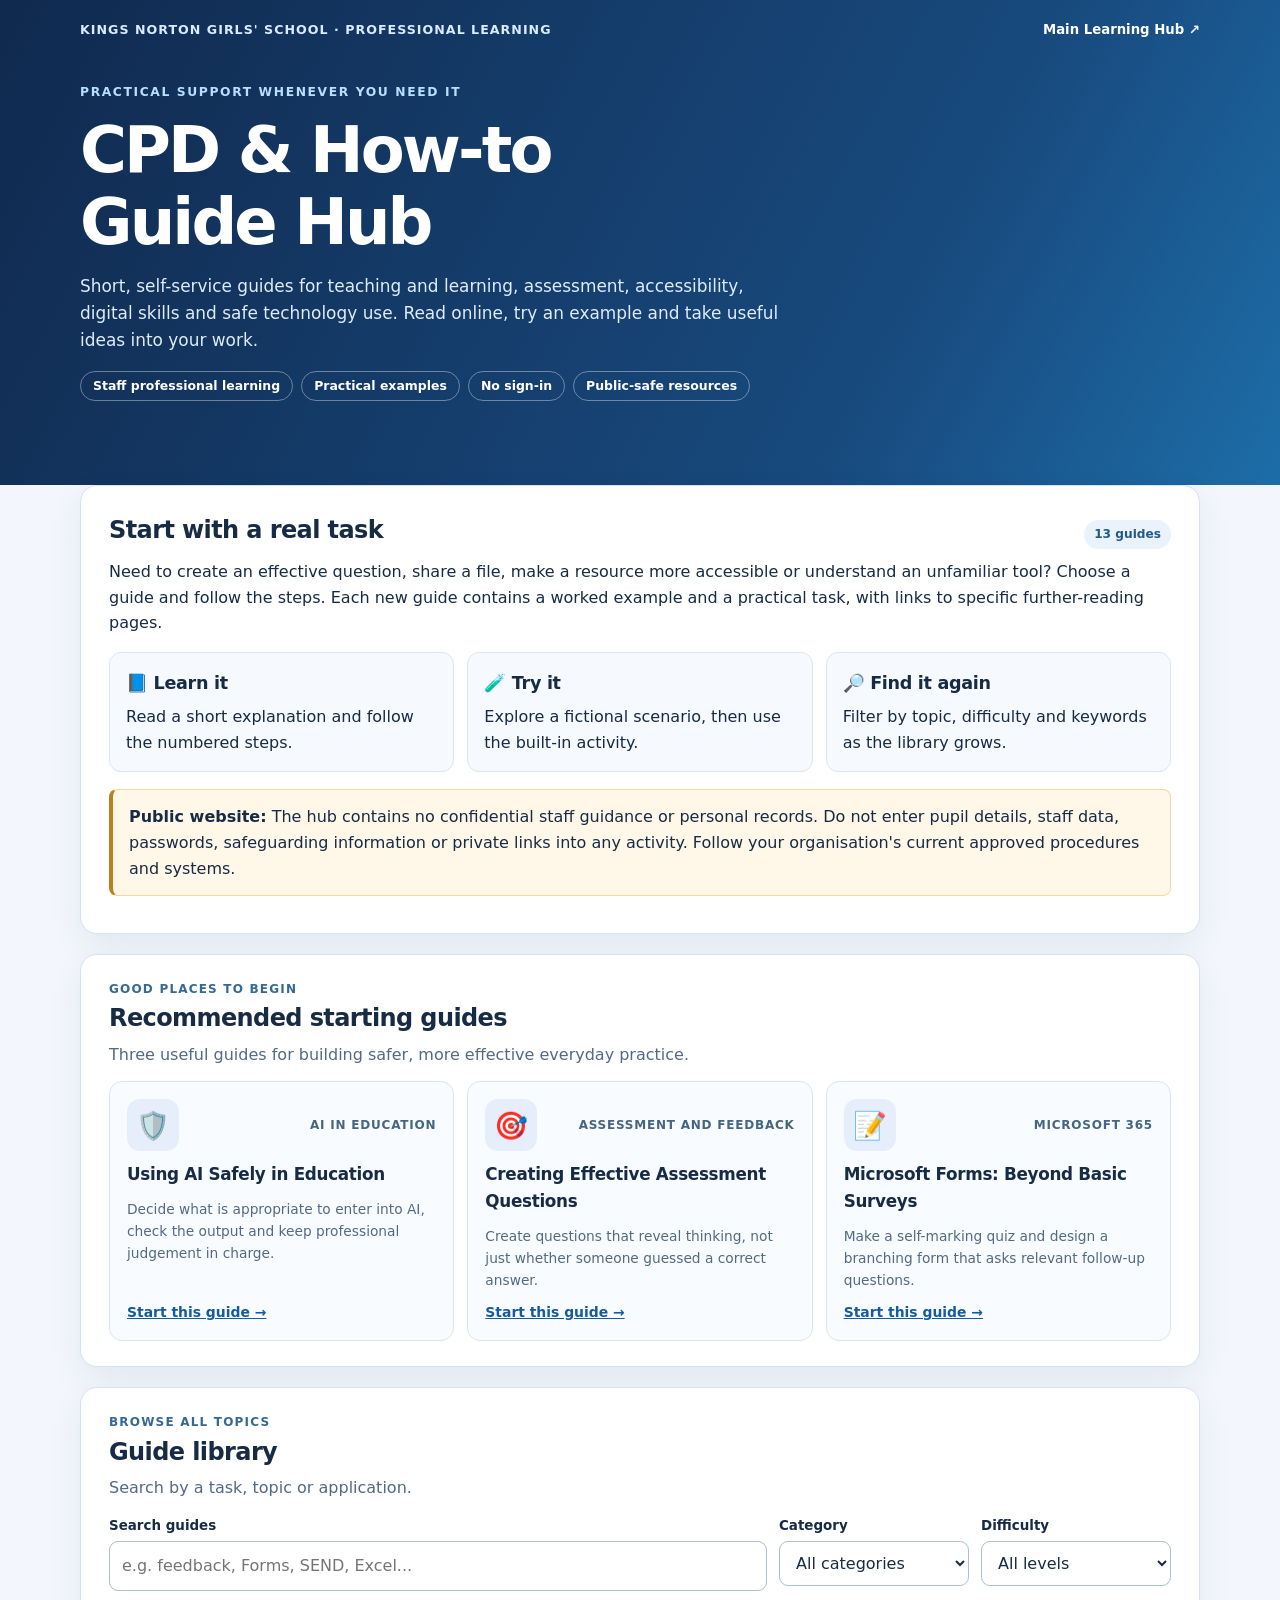
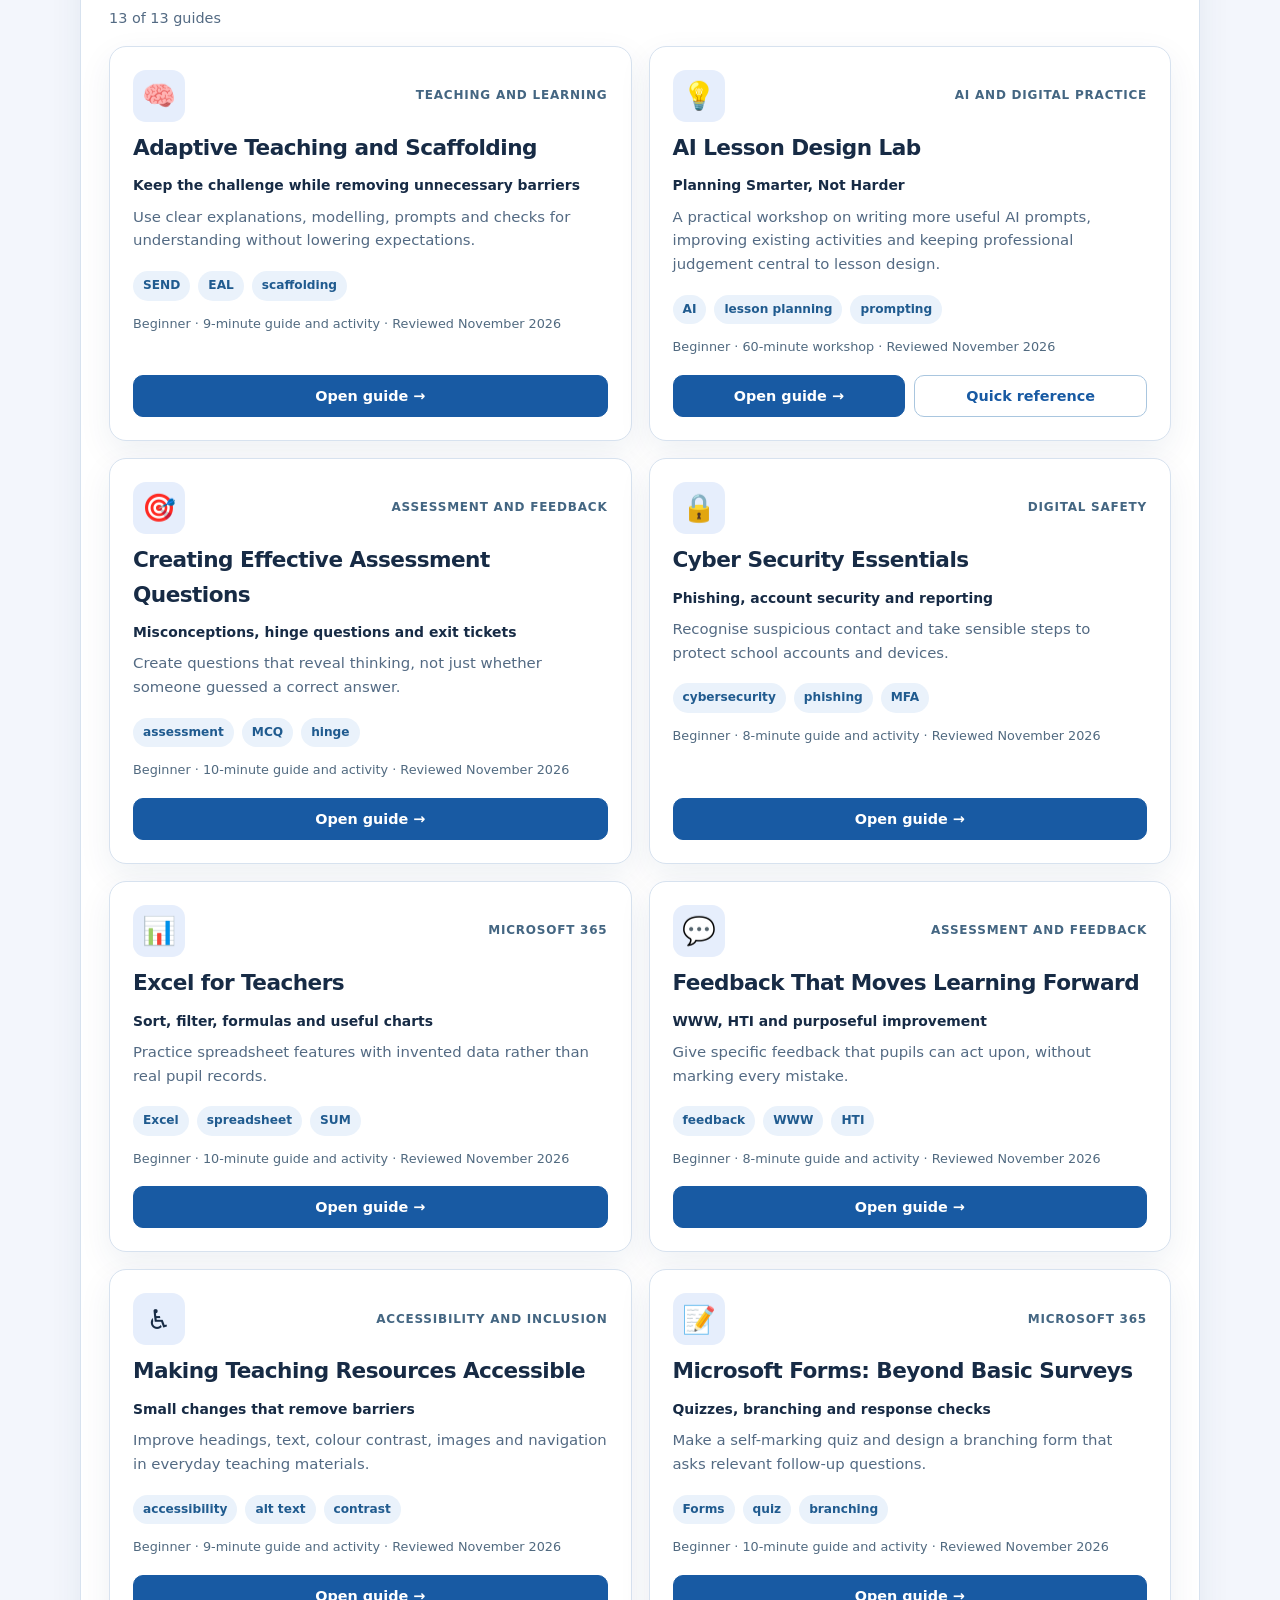
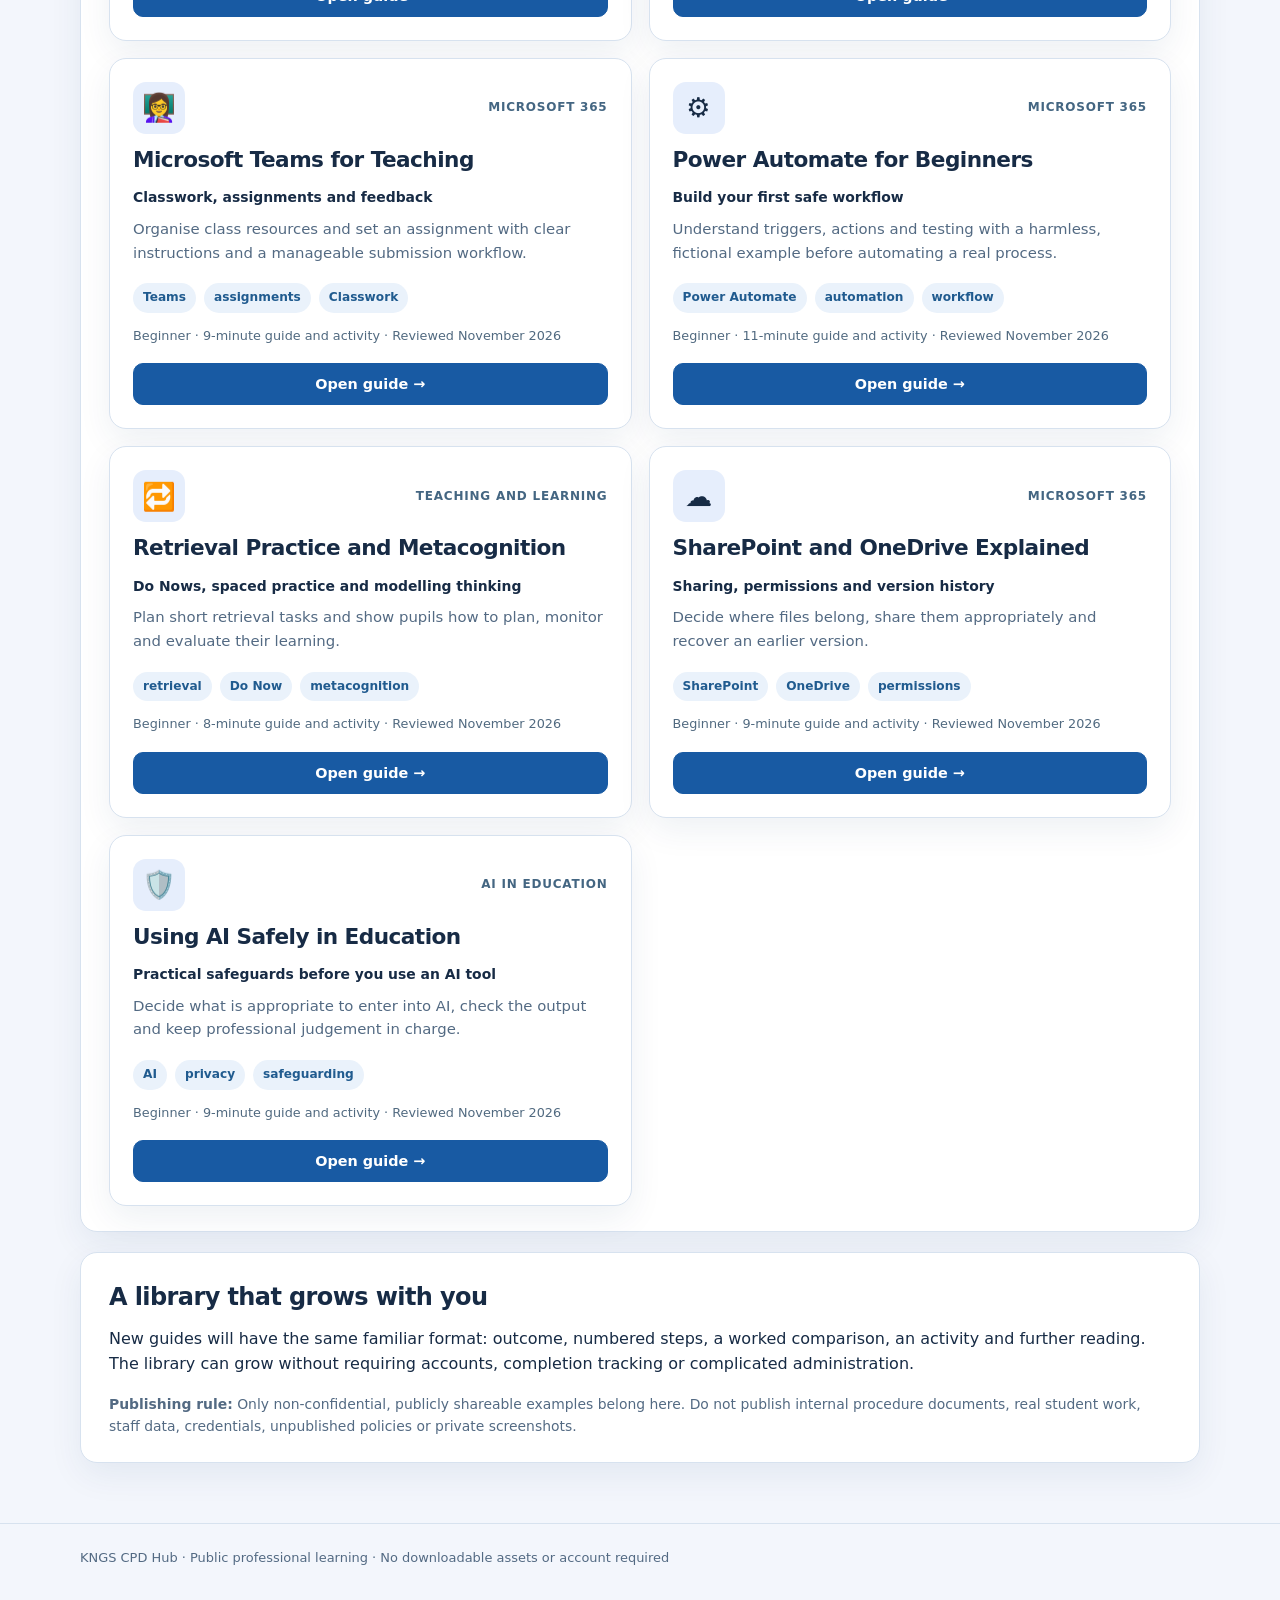
<file: index.html>
<!doctype html>
<html lang="en-GB">
<head>
<meta charset="utf-8"><meta name="viewport" content="width=device-width,initial-scale=1">
<meta name="theme-color" content="#102d59">
<meta name="description" content="KNGS CPD Hub: public, practical teaching guides, digital skills, assessment, accessibility and professional learning.">
<title>KNGS CPD Hub | Professional Learning and How-to Guides</title>
<link rel="stylesheet" href="styles.css">
<style>
.filter-panel{display:grid;grid-template-columns:minmax(240px,1fr) repeat(2,minmax(145px,190px));gap:12px}
.filter-panel label{display:block;font-size:.84rem;font-weight:800;margin-bottom:5px}
.filter-panel input,.filter-panel select{width:100%;border:1px solid #aebfd0;border-radius:9px;padding:11px 12px;background:white;font:inherit;color:var(--ink)}
.guide-count{font-size:.9rem;color:var(--muted);margin:16px 0}
.resource-card .card-bottom{display:flex;gap:9px;align-items:center;justify-content:space-between;flex-wrap:wrap;margin-top:auto;padding-top:8px}
.resource-card .card-bottom a{flex:1}.resource-card .meta-line{font-size:.8rem;color:#516a80}
.resource-card .resource-icon{flex:none}.resource-card .pills{margin:4px 0}
.section-intro{display:flex;justify-content:space-between;align-items:end;gap:15px;flex-wrap:wrap;margin-bottom:14px}
.section-intro h2{margin-bottom:4px}.section-intro p{margin:0;color:var(--muted)}
.card .new-guide{font-size:.73rem;color:#245d85;font-weight:750}
.featured-grid{display:grid;grid-template-columns:repeat(3,minmax(0,1fr));gap:13px}
.featured{display:flex;flex-direction:column;gap:10px;border:1px solid #d8e6ef;border-radius:13px;background:#f8fbff;padding:17px}
.featured h3{margin:0;font-size:1.05rem}.featured p{font-size:.86rem;color:var(--muted);flex:1;margin:0}.featured a{font-weight:800;font-size:.87rem}
.small-note{font-size:.78rem;color:var(--muted)}
@media(max-width:850px){.featured-grid{grid-template-columns:1fr 1fr}.filter-panel{grid-template-columns:1fr 1fr}.filter-panel>div:first-child{grid-column:1 / -1}}
@media(max-width:600px){.featured-grid,.filter-panel{grid-template-columns:1fr}.filter-panel>div:first-child{grid-column:auto}}
</style>
</head>
<body>
<header class="top"><div class="wrap">
 <nav class="topbar" aria-label="Main navigation"><span class="brand">Kings Norton Girls' School · Professional Learning</span><a class="toplink" href="https://kingsnortongirls.github.io/homepage/">Main Learning Hub ↗</a></nav>
 <div class="hero"><div class="eyebrow">Practical support whenever you need it</div><h1>CPD &amp; How-to<br>Guide Hub</h1><p>Short, self-service guides for teaching and learning, assessment, accessibility, digital skills and safe technology use. Read online, try an example and take useful ideas into your work.</p><div class="hero-tags"><span>Staff professional learning</span><span>Practical examples</span><span>No sign-in</span><span>Public-safe resources</span></div></div>
</div></header>
<main class="wrap">
 <section class="panel">
  <div class="section-heading" style="margin:0 0 10px"><h2>Start with a real task</h2><span class="pill" id="total">Guides</span></div>
  <p>Need to create an effective question, share a file, make a resource more accessible or understand an unfamiliar tool? Choose a guide and follow the steps. Each new guide contains a worked example and a practical task, with links to specific further-reading pages.</p>
  <div class="grid-three">
   <div class="mini-card"><h3>📘 Learn it</h3><p>Read a short explanation and follow the numbered steps.</p></div>
   <div class="mini-card"><h3>🧪 Try it</h3><p>Explore a fictional scenario, then use the built-in activity.</p></div>
   <div class="mini-card"><h3>🔎 Find it again</h3><p>Filter by topic, difficulty and keywords as the library grows.</p></div>
  </div>
  <div class="callout warning" style="margin-top:17px"><strong>Public website:</strong> The hub contains no confidential staff guidance or personal records. Do not enter pupil details, staff data, passwords, safeguarding information or private links into any activity. Follow your organisation's current approved procedures and systems.</div>
 </section>
 <section class="panel" aria-labelledby="featured-title">
  <div class="section-intro"><div><div class="kicker">Good places to begin</div><h2 id="featured-title">Recommended starting guides</h2><p>Three useful guides for building safer, more effective everyday practice.</p></div></div>
  <div class="featured-grid" id="featured"></div>
 </section>
 <section class="panel" aria-labelledby="library-title">
  <div class="section-intro"><div><div class="kicker">Browse all topics</div><h2 id="library-title">Guide library</h2><p>Search by a task, topic or application.</p></div></div>
  <div class="filter-panel">
   <div><label for="search">Search guides</label><input id="search" type="search" placeholder="e.g. feedback, Forms, SEND, Excel..." autocomplete="off"></div>
   <div><label for="category">Category</label><select id="category"><option value="">All categories</option></select></div>
   <div><label for="level">Difficulty</label><select id="level"><option value="">All levels</option></select></div>
  </div>
  <p id="count" class="guide-count" aria-live="polite"></p>
  <div id="library" class="library"></div>
 </section>
 <section class="panel"><h2>A library that grows with you</h2><p>New guides will have the same familiar format: outcome, numbered steps, a worked comparison, an activity and further reading. The library can grow without requiring accounts, completion tracking or complicated administration.</p><p class="muted small" style="margin-bottom:0"><strong>Publishing rule:</strong> Only non-confidential, publicly shareable examples belong here. Do not publish internal procedure documents, real student work, staff data, credentials, unpublished policies or private screenshots.</p></section>
</main>
<footer class="footer"><div class="wrap">KNGS CPD Hub · Public professional learning · No downloadable assets or account required</div></footer>
<script src="guides.js"></script>
<script src="guides-data-teaching.js"></script>
<script src="guides-data-digital.js"></script>
<script>
(function(){
'use strict';
const old=CPD_GUIDES.map(g=>({...g,icon:'💡',level:'Beginner',minutes:60}));
const newer=CPD_MORE_GUIDES.map(g=>({...g,guide:'guide.html?id='+encodeURIComponent(g.id)}));
const guides=[...old,...newer].sort((a,b)=>a.title.localeCompare(b.title,'en-GB'));
const safe=s=>String(s??'').replace(/[&<>"']/g,c=>({'&':'&amp;','<':'&lt;','>':'&gt;','"':'&quot;',"'":'&#39;'}[c]));
const search=document.getElementById('search'),category=document.getElementById('category'),level=document.getElementById('level'),out=document.getElementById('library'),count=document.getElementById('count');
document.getElementById('total').textContent=guides.length+' guides';
[...new Set(guides.map(g=>g.category))].sort().forEach(x=>{let o=document.createElement('option');o.value=x;o.textContent=x;category.appendChild(o)});
[...new Set(guides.map(g=>g.level))].sort().forEach(x=>{let o=document.createElement('option');o.value=x;o.textContent=x;level.appendChild(o)});
const featuredIds=['ai-safety','hinge-questions','forms'];
document.getElementById('featured').innerHTML=featuredIds.map(id=>{
 const g=guides.find(x=>x.id===id);if(!g)return '';
 return '<article class="featured"><div class="resource-top"><span class="resource-icon" aria-hidden="true">'+safe(g.icon)+'</span><span class="category">'+safe(g.category)+'</span></div><h3>'+safe(g.title)+'</h3><p>'+safe(g.description)+'</p><a href="'+safe(g.guide)+'">Start this guide →</a></article>';
}).join('');
function render(){
 const q=search.value.trim().toLowerCase(),cat=category.value,difficulty=level.value;
 const found=guides.filter(g=>(!cat||g.category===cat)&&(!difficulty||g.level===difficulty)&&(!q||[g.title,g.subtitle,g.description,g.category,...g.tags].join(' ').toLowerCase().includes(q)));
 count.textContent=found.length+' of '+guides.length+' guides';
 out.innerHTML=found.length?found.map(g=>{
 const isOld=g.id==='ai-lesson-design-lab';
 return '<article class="card resource-card"><div class="resource-top"><span class="resource-icon" aria-hidden="true">'+safe(g.icon)+'</span><span class="category">'+safe(g.category)+'</span></div><h3>'+safe(g.title)+'</h3><div class="bold small">'+safe(g.subtitle)+'</div><p>'+safe(g.description)+'</p><div class="pills">'+g.tags.slice(0,3).map(t=>'<span class="pill">'+safe(t)+'</span>').join('')+'</div><div class="meta-line">'+safe(g.level)+' · '+(isOld?'60-minute workshop':safe(g.minutes)+'-minute guide and activity')+' · Reviewed '+safe(g.updated)+'</div><div class="card-bottom"><a class="btn" href="'+safe(g.guide)+'">Open guide →</a>'+(isOld&&g.handout?'<a class="btn secondary" href="'+safe(g.handout)+'">Quick reference</a>':'')+'</div></article>';
 }).join(''):'<div class="empty">No guides found. Try another keyword or clear the filters.</div>';
}
search.addEventListener('input',render);category.addEventListener('change',render);level.addEventListener('change',render);render();
})();
</script>
</body></html>
</file>
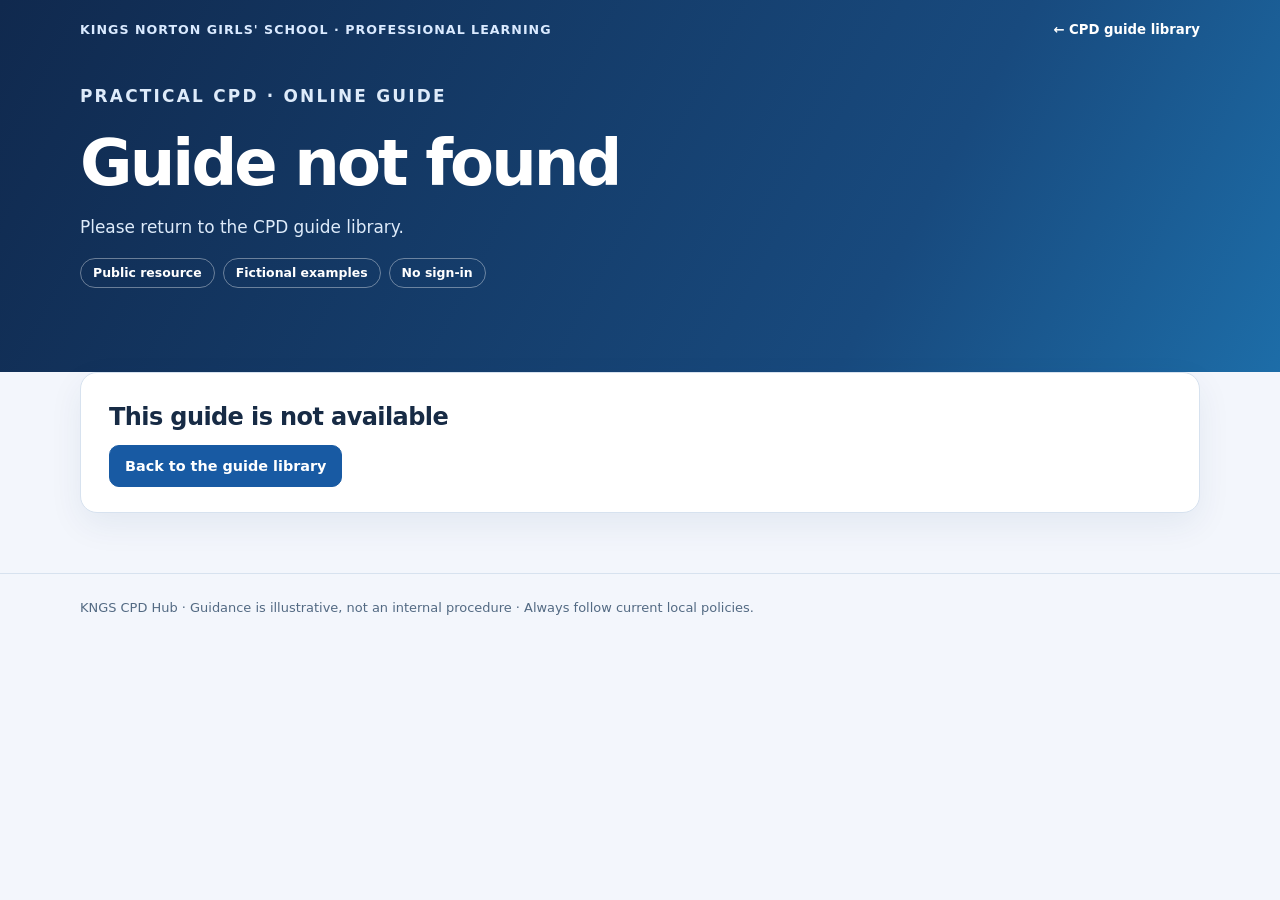
<file: guide.html>
<!doctype html>
<html lang="en-GB">
<head>
<meta charset="utf-8"><meta name="viewport" content="width=device-width,initial-scale=1">
<meta name="theme-color" content="#102d59">
<meta name="description" content="Practical, publicly shareable staff professional learning guides with worked examples and interactive tasks.">
<title>CPD Guide | KNGS</title>
<link rel="stylesheet" href="styles.css">
<style>
.guide-meta{display:flex;gap:9px;flex-wrap:wrap;margin-top:12px}.guide-meta span{font-size:.78rem;border:1px solid #c9ddeb;background:#f1f6fc;border-radius:99px;padding:5px 11px;color:#225b88;font-weight:750}
.guide-layout{display:grid;grid-template-columns:minmax(0,1fr) 234px;gap:22px;align-items:start}.side{position:sticky;top:20px}.side a{display:block;margin:8px 0;text-decoration:none;font-size:.85rem;color:#245b89}.side a:hover{text-decoration:underline}
.guide-lead{font-size:1.04rem;line-height:1.74}.guide-step{display:flex;gap:14px;margin:20px 0}.step-index{display:grid;place-items:center;flex:none;width:34px;height:34px;border-radius:9px;background:#e6f0fb;color:#205d9d;font-weight:900}.guide-step h3{margin:2px 0 5px;font-size:1.08rem}.guide-step p{margin:0;color:#475d72}
.contrast-cards{display:grid;grid-template-columns:1fr 1fr;gap:12px}.contrast-cards>div{border:1px solid #dbe4ed;border-radius:12px;padding:17px;background:#f8fbff}.contrast-cards .bad{background:#fff5f2;border-color:#efc9bd}.contrast-cards .good{background:#edf9f4;border-color:#bedfcb}.contrast-cards h3{margin-bottom:7px;font-size:.96rem}.contrast-cards p{white-space:pre-line}
.activity-box{background:#f5f9ff;border:1px solid #caddee;border-radius:14px;padding:19px}.activity-box textarea,.activity-box input,.activity-box select{border:1px solid #a9bdcf;border-radius:9px;padding:12px;font:inherit;background:white;color:#1b3046}.activity-box textarea{width:100%;min-height:150px;resize:vertical;margin:10px 0}.activity-box input,.activity-box select{width:100%}.activity-box label{display:block;margin:12px 0 5px;font-weight:750;font-size:.84rem}
.activity-box .actions{margin-top:12px}.activity-box #copy-note{color:#275e72;font-size:.8rem;margin-top:8px;min-height:1em}.preview{background:white;padding:15px;white-space:pre-wrap;overflow-wrap:anywhere;border:1px solid #cdddea;border-radius:9px;margin-top:13px}.model{margin-top:14px}.model summary{cursor:pointer;font-weight:800}
.checked{display:grid;gap:8px}.checked label{display:flex;align-items:flex-start;gap:9px;padding:11px;border-radius:9px;background:#f7faff;border:1px solid #e0eaf3;font-size:.89rem}.checked input{margin-top:5px;accent-color:#206b9b}
.source-list{display:grid;gap:10px}.source-list .source{padding:14px;border:1px solid #dae6f3;background:#f8fbff;border-radius:10px}.source small{display:block;color:#536a83;margin-top:5px}.source a{font-weight:800}
.tool-target{margin-top:13px}.tool-grid{display:grid;grid-template-columns:repeat(2,minmax(0,1fr));gap:11px}.tool-grid>div{min-width:0}
.disclaimer{border-left:4px solid #dfad4b;padding:12px 16px;background:#fff9ec;border-radius:0 8px 8px 0;font-size:.88rem}
.smallcopy{font-size:.82rem;color:#556b81}
@media(max-width:850px){.guide-layout{grid-template-columns:1fr}.side{position:static;order:-1}.side a{display:inline-block;margin:5px 12px 5px 0}}@media(max-width:600px){.contrast-cards,.tool-grid{grid-template-columns:1fr}.activity-box{padding:14px}}
</style>
</head>
<body>
<header class="top"><div class="wrap">
 <nav class="topbar"><span class="brand">Kings Norton Girls' School · Professional Learning</span><a href="index.html" class="toplink">← CPD guide library</a></nav>
 <div class="hero"><p class="eyebrow">Practical CPD · Online guide</p><h1 id="hero-title">Loading guide…</h1><p id="hero-subtitle"></p><div class="hero-tags"><span>Public resource</span><span>Fictional examples</span><span>No sign-in</span></div></div>
</div></header>
<main class="wrap" id="page" aria-live="polite"></main>
<footer class="footer"><div class="wrap">KNGS CPD Hub · Guidance is illustrative, not an internal procedure · Always follow current local policies.</div></footer>
<script src="guides-data-teaching.js"></script>
<script src="guides-data-digital.js"></script>
<script>
(function(){
'use strict';
const id=new URLSearchParams(location.search).get('id');
const data=CPD_MORE_GUIDES.find(x=>x.id===id);
const page=document.getElementById('page'),heading=document.getElementById('hero-title'),subheading=document.getElementById('hero-subtitle');
const esc=v=>String(v??'').replace(/[&<>"']/g,c=>({'&':'&amp;','<':'&lt;','>':'&gt;','"':'&quot;',"'":'&#39;'}[c]));
const safeURL=v=>{try{let u=new URL(v);return u.protocol==='https:'?esc(u.href):'#'}catch(e){return '#'}};
if(!data){
 heading.textContent='Guide not found';subheading.textContent='Please return to the CPD guide library.';
 page.innerHTML='<section class="panel"><h2>This guide is not available</h2><a class="btn" href="index.html">Back to the guide library</a></section>';return;
}
document.title=data.title+' | KNGS CPD Hub';
heading.textContent=data.title;
subheading.textContent=data.subtitle;
const g=data;
const guideLinks=CPD_MORE_GUIDES.filter(x=>x.id!==g.id&&(x.category===g.category||x.id==='ai-safety')).slice(0,3);
const toc=['Overview','Steps','Worked example','Try it','Before you use it','Further reading'];
page.innerHTML='<div class="guide-layout"><div>'
 +'<section class="panel" id="overview"><div class="kicker">'+esc(g.category)+' · '+esc(g.level)+'</div><h2>'+esc(g.icon)+' '+esc(g.title)+'</h2><div class="guide-meta"><span>Guide + activity: '+esc(g.minutes)+' minutes</span><span>Last reviewed: '+esc(g.updated)+'</span></div><p class="guide-lead" style="margin-top:20px">'+esc(g.intro)+'</p><div class="callout"><strong>By the end, you should be able to:</strong> '+esc(g.outcome)+'</div><div class="disclaimer"><strong>Public demonstration:</strong> This guide uses fictional situations and is not a source of confidential school instructions. Do not enter pupil or staff records, passwords, addresses, safeguarding details or private links in the activities. Tool options and approval vary by organisation.</div></section>'
 +'<section class="panel" id="steps"><div class="kicker">Follow the process</div><h2>How to do it</h2>'
 +g.steps.map((x,i)=>'<div class="guide-step"><span class="step-index">'+(i+1)+'</span><div><h3>'+esc(x[0])+'</h3><p>'+esc(x[1])+'</p></div></div>').join('')+'</section>'
 +'<section class="panel" id="example"><div class="kicker">A realistic fictional example</div><h2>'+esc(g.example.title)+'</h2><div class="contrast-cards"><div class="bad"><h3>Less useful</h3><p>'+esc(g.example.weak)+'</p></div><div class="good"><h3>Better approach</h3><p>'+esc(g.example.improved)+'</p></div></div><p class="muted small" style="margin:17px 0 0"><strong>Why this is better:</strong> '+esc(g.example.why)+'</p></section>'
 +'<section class="panel" id="practice"><div class="kicker">Try it for yourself</div><h2>'+esc(g.practice.heading)+'</h2><p>'+esc(g.practice.task)+'</p><div class="activity-box"><label for="notes">Your response (fictional examples only)</label><textarea id="notes" spellcheck="true" placeholder="'+esc(g.practice.starter)+'" maxlength="10000"></textarea><div class="actions"><button class="btn" id="copy-notes">Copy my response</button><button class="btn secondary" id="use-starter">Show a writing frame</button><button class="btn secondary" id="clear-notes">Clear</button></div><p id="copy-note" role="status"></p><details class="model"><summary>See an example response</summary><p>'+esc(g.practice.model)+'</p></details></div><div id="interact" class="tool-target"></div></section>'
 +'<section class="panel" id="checklist"><div class="kicker">Final checks</div><h2>Before you use it</h2><p>These are checks for your own planning, not a completion or monitoring system.</p><div class="checked">'+g.checklist.map((x,i)=>'<label><input type="checkbox" id="check'+i+'"> <span>'+esc(x)+'</span></label>').join('')+'</div><p class="smallcopy">Checkboxes reset when you leave the page. Nothing is collected or reported.</p></section>'
 +'<section class="panel" id="sources"><div class="kicker">Further reading</div><h2>Specific guidance pages</h2><p class="muted">The sources below support the guidance and may change over time. Check the published guidance and your organisation’s current policies before applying it.</p><div class="source-list">'+g.resources.map(x=>'<div class="source"><a href="'+safeURL(x[1])+'" target="_blank" rel="noopener noreferrer">'+esc(x[0])+' ↗</a><small>'+esc(x[2])+'</small></div>').join('')+'</div></section>'
 +'<section class="panel"><h2>Related guides</h2><div class="grid-two">'+guideLinks.map(x=>'<div class="mini-card"><strong>'+esc(x.icon+' '+x.title)+'</strong><p class="muted small">'+esc(x.description)+'</p><a href="guide.html?id='+encodeURIComponent(x.id)+'">Read this guide →</a></div>').join('')+'</div><div class="actions" style="margin-top:16px"><a class="btn secondary" href="index.html">Back to all CPD guides</a></div></section>'
 +'</div><aside class="panel side"><div class="kicker">In this guide</div>'+toc.map((x,i)=>'<a href="#'+['overview','steps','example','practice','checklist','sources'][i]+'">'+esc(x)+'</a>').join('')+'<hr class="hr"><p class="micro muted">All text you type stays in this browser page. It is not sent to the school, stored or submitted.</p></aside></div>';
function bind(id,cb){const e=document.getElementById(id);if(e)e.addEventListener('click',cb)}
function announce(t){const el=document.getElementById('copy-note');el.textContent=t}
function clipboard(t){if(!t.trim()){announce('There is no text to copy.');return}if(navigator.clipboard&&window.isSecureContext){navigator.clipboard.writeText(t).then(()=>announce('Copied to your clipboard.'),()=>announce('Please select and copy your response manually.'))}else{announce('Please select and copy your response manually.')}}
bind('copy-notes',()=>clipboard(document.getElementById('notes').value));
bind('use-starter',()=>{const a=document.getElementById('notes');if(!a.value.trim())a.value=g.practice.starter;a.focus()});
bind('clear-notes',()=>{document.getElementById('notes').value='';announce('Cleared. No information was saved.')});
const panel=document.getElementById('interact');
function box(title,body){panel.innerHTML='<div class="activity-box"><h3>'+esc(title)+'</h3>'+body+'</div>'}
if(g.tool==='privacy'){
 const cases=[
 ['A fictional worksheet for an invented Year 8 class','Lower risk: general classroom planning with no personal data. Still check approval and accuracy.','safe'],
 ['Named marks and support details from an actual pupil','Not appropriate for an unapproved tool: identifiable educational and potentially sensitive information.','unsafe'],
 ['A generic worked example of fraction calculations','Lower risk when fictional and subject-correct. Check the output and keep control of teaching.','safe'],
 ['A confidential internal staff report with names replaced by initials','Not automatically anonymous. Initials and context can still identify people.','unsafe'],
 ['An internal password or guest account code','Never enter credentials into an unapproved AI service.','unsafe']
 ];
 box('AI privacy decision practice','<p>Choose one fictional situation. Decide whether it is appropriate for a general, unapproved AI service, then check the explanation.</p><label for="case">Situation</label><select id="case">'+cases.map((x,i)=>'<option value="'+i+'">'+esc(x[0])+'</option>').join('')+'</select><div class="actions"><button class="btn" id="judge-safe">Lower-risk example</button><button class="btn secondary" id="judge-risk">Do not paste</button></div><div id="decision" class="preview" role="status">Choose your judgement to see feedback.</div>');
 function assess(v){const x=cases[+document.getElementById('case').value];document.getElementById('decision').textContent=(v===x[2]?'✓ Matches the recommended judgement. ':'Consider the information risk again. ')+x[1]}
 bind('judge-safe',()=>assess('safe'));bind('judge-risk',()=>assess('unsafe'));
}
if(g.tool==='mcq'){
 box('Diagnostic question builder','<p>Draft a four-option question. This builder does not automatically verify the answer or quality of distractors. Review it yourself.</p><div class="tool-grid">'+[['qobjective','Learning objective'],['qstem','Question'],['correct','Correct answer'],['wrong1','Misconception 1'],['wrong2','Misconception 2'],['wrong3','Misconception 3']].map(x=>'<div><label for="'+x[0]+'">'+x[1]+'</label><input id="'+x[0]+'" maxlength="400" placeholder="'+esc(x[1])+'"></div>').join('')+'</div><div class="actions"><button class="btn" id="build-mcq">Build question</button><button class="btn secondary" id="copy-mcq">Copy question</button></div><div id="mcq-out" class="preview" aria-live="polite">Complete the fields and build your question.</div>');
 bind('build-mcq',()=>{let a=['qobjective','qstem','correct','wrong1','wrong2','wrong3'].map(k=>document.getElementById(k).value.trim());document.getElementById('mcq-out').textContent='Objective: '+a[0]+'\n'+a[1]+'\nA. '+a[2]+'\nB. '+a[3]+'\nC. '+a[4]+'\nD. '+a[5]+'\n\nCorrect option in this draft: A. Shuffle options before classroom use and check that all distractors are plausible.'});
 bind('copy-mcq',()=>clipboard(document.getElementById('mcq-out').textContent));
}
if(g.tool==='branching'){
 box('Try a branching form','<p>Choose a fictional training interest to see which follow-up would appear. Both routes then lead to a common final question.</p><label for="branch">Which topic would you like?</label><select id="branch"><option value="">Choose a topic</option><option value="quiz">Creating quizzes</option><option value="automate">Understanding automations</option></select><div id="branch-out" class="preview" aria-live="polite">Select a topic to see the branch.</div>');
 document.getElementById('branch').addEventListener('change',e=>{document.getElementById('branch-out').textContent=e.target.value==='quiz'?'Q2: What would you most like to learn: correct answers, points or feedback?\n\nThen → Q4: Would you attend a short demonstration?':e.target.value==='automate'?'Q3: Which task would you like to understand: a reminder or an approval workflow?\n\nThen → Q4: Would you attend a short demonstration?':'Select a topic to see the branch.'});
}
if(g.tool==='excel'){
 box('Test a fictional average','<p>Enter four non-identifying values. This is a local example, not a connected spreadsheet.</p><div class="tool-grid">'+[1,2,3,4].map((x,i)=>'<div><label for="v'+x+'">Sample value '+x+'</label><input id="v'+x+'" type="number" step="any" value="'+[4,7,5,8][i]+'"></div>').join('')+'</div><div class="actions"><button class="btn" id="calculate">Calculate total and average</button></div><div id="excel-out" class="preview" role="status">Use the button to check your calculations.</div>');
 bind('calculate',()=>{const values=[1,2,3,4].map(i=>Number(document.getElementById('v'+i).value));let box=document.getElementById('excel-out');if(values.some(x=>!Number.isFinite(x))){box.textContent='Enter four valid numbers.';return}const total=values.reduce((a,b)=>a+b,0);box.textContent='Total = '+total+'\nAverage = '+(total/4)+'\nExcel equivalent: =SUM(B2:B5) and =AVERAGE(B2:B5)'});
}
if(g.tool==='phishing'){
 box('Spot a fictional scam','<p>Example message: “Your account closes in 10 minutes. Reply with your password and MFA code.”</p><label for="action">What is the safest first response?</label><select id="action"><option value="">Choose...</option><option value="reply">Reply and ask whether it is genuine</option><option value="click">Click the link, but do not enter anything</option><option value="verify">Open the known official app separately and report the message</option></select><button class="btn" id="check-action">Check response</button><div class="preview" id="action-out" role="status">Make a choice to see feedback.</div>');
 bind('check-action',()=>{const value=document.getElementById('action').value;document.getElementById('action-out').textContent=value==='verify'?'Correct. Verify independently and report through the approved route.':value==='reply'||value==='click'?'Avoid interacting with the suspicious message. Use a known, independent route instead.':'Please select an answer.'});
}
if(g.tool==='flow'){
 box('Plan a safe automated flow','<p>Arrange the steps of a simple fictional reminder workflow by choosing the correct stage for each action.</p><label for="flowtype">What begins a workflow?</label><select id="flowtype"><option value="">Choose...</option><option value="trigger">A trigger</option><option value="action">A final output</option></select><label for="flowdone">What follows the trigger?</label><select id="flowdone"><option value="">Choose...</option><option value="trigger">Another trigger always</option><option value="action">An action to carry out</option></select><button class="btn" id="flow-check">Check flow</button><div class="preview" id="flow-out" role="status">Complete both fields.</div>');
 bind('flow-check',()=>{document.getElementById('flow-out').textContent=document.getElementById('flowtype').value==='trigger'&&document.getElementById('flowdone').value==='action'?'Correct: trigger → action → test and monitor. Use dummy inputs until the flow is authorised.':'A workflow begins with a trigger and then performs one or more actions. Recheck the choices.'});
}
})();
</script>
</body>
</html>
</file>
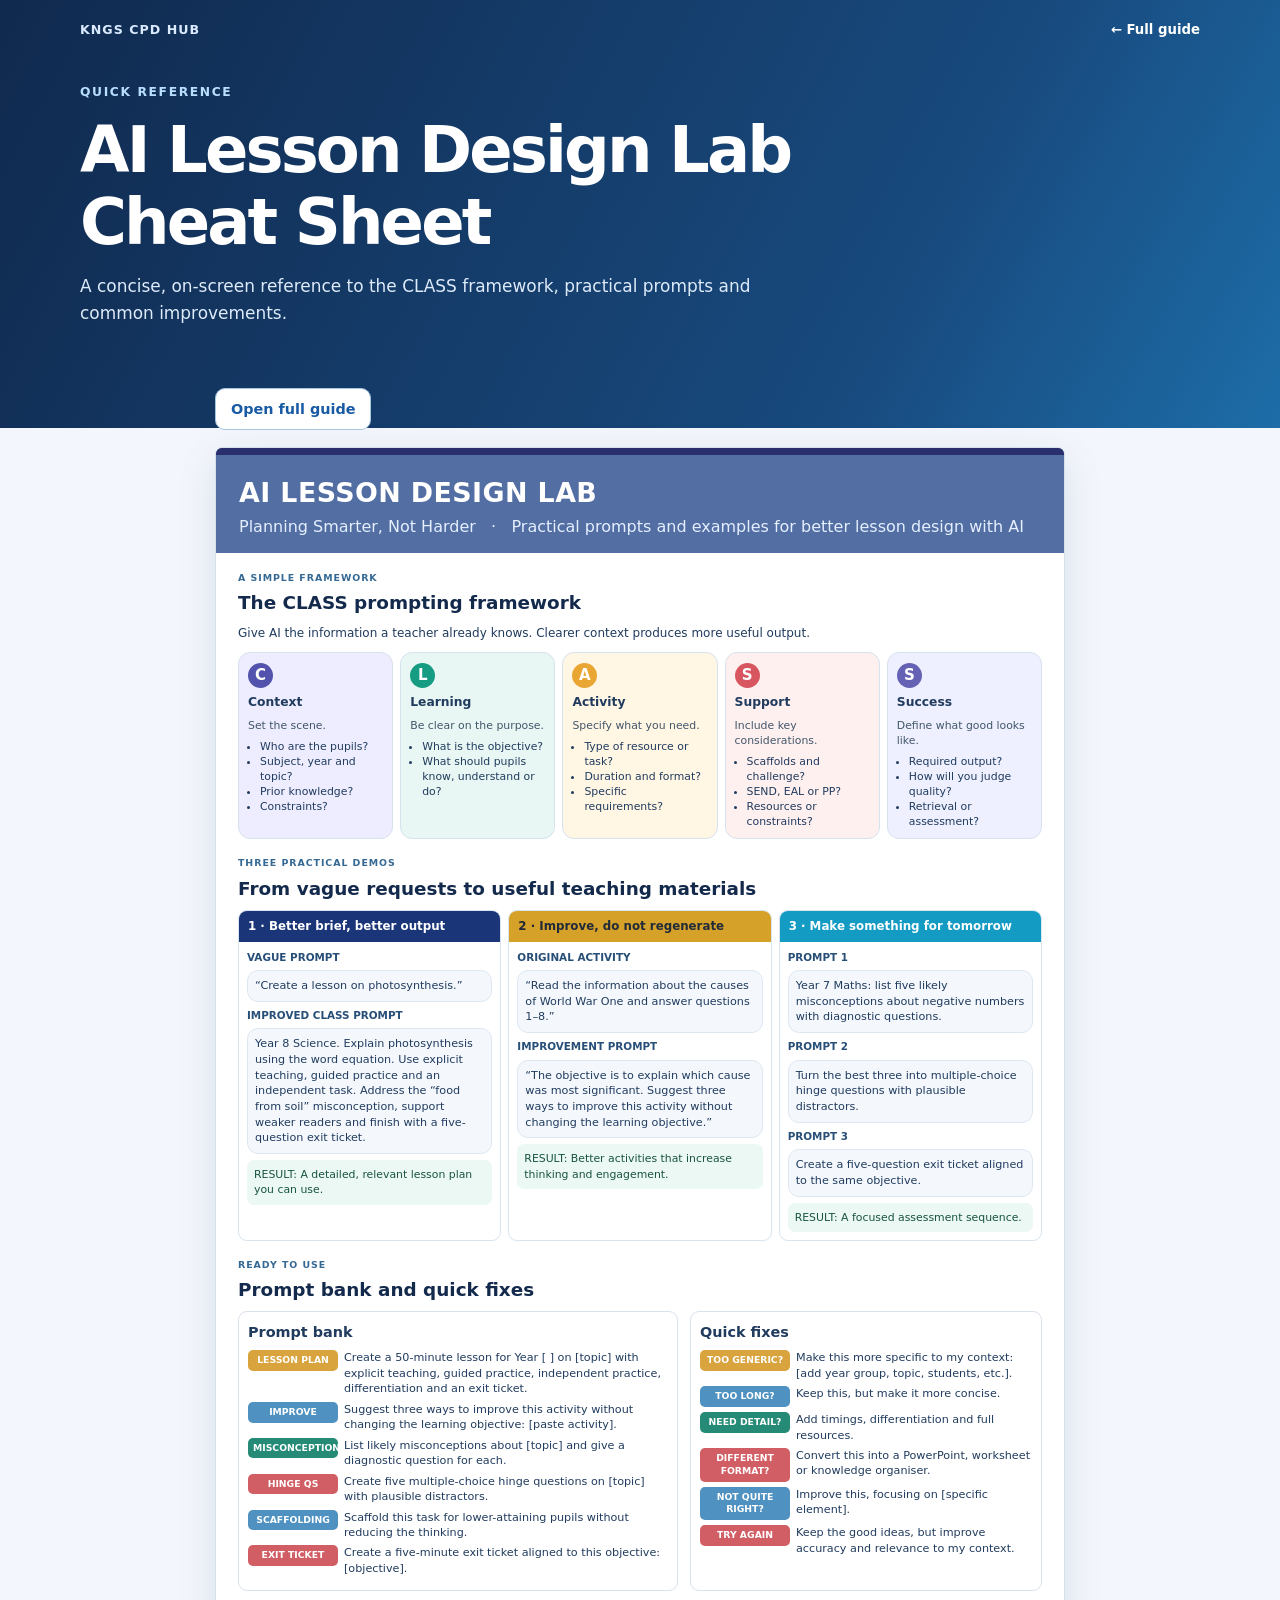
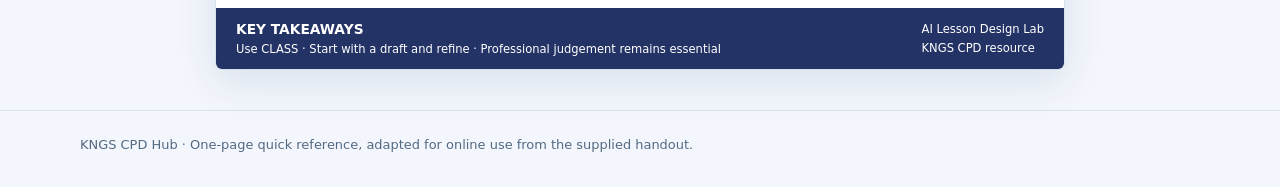
<file: guides/ai-lesson-design-lab-handout.html>
<!doctype html>
<html lang="en-GB">
<head><meta charset="utf-8"><meta name="viewport" content="width=device-width,initial-scale=1"><meta name="theme-color" content="#102d59"><title>AI Lesson Design Lab | Quick Reference</title><link rel="stylesheet" href="../styles.css">
<style>
.poster{background:#fff;border:1px solid #d4e0ea;box-shadow:0 12px 40px #163d641c;width:min(850px,100%);margin:0 auto;border-radius:7px;overflow:hidden;color:#203b5e}
.poster-top{background:#526ea3;color:white;padding:16px 23px 13px;border-top:7px solid #282f6c}
.poster-top h1{letter-spacing:.015em;font-size:1.68rem;margin:0}.poster-top p{margin:0;color:#e5efff}
.poster-body{padding:17px 22px}
.poster h2{font-size:1.15rem;color:#142a4c;margin:0 0 7px}.poster .kicker{margin:0 0 3px;font-size:.59rem}
.poster .framework{grid-template-columns:repeat(5,minmax(0,1fr));gap:7px}.poster .framework .block{padding:9px}.poster .framework strong{font-size:.77rem}
.poster .framework .letter{display:inline-grid;place-items:center;width:25px;height:25px;background:#5352ac;color:white;border-radius:50%;font-size:.94rem;margin-bottom:5px}
.poster .framework .block:nth-child(2) .letter{background:#159c83}.poster .framework .block:nth-child(3) .letter{background:#eaa632}.poster .framework .block:nth-child(4) .letter{background:#d85660}.poster .framework .block:nth-child(5) .letter{background:#6562b5}
.poster .framework p,.poster .framework ul{font-size:.68rem;line-height:1.38}.poster .framework ul{padding-left:12px}
.poster-section{margin:16px 0 0}
.poster-demos{display:grid;grid-template-columns:repeat(3,1fr);gap:7px}
.poster-demo{border:1px solid #d8e5ef;border-radius:9px;overflow:hidden;font-size:.74rem;line-height:1.4}
.poster-demo .head{background:#1a3679;color:#fff;font-weight:850;padding:7px 9px}
.poster-demo:nth-child(2) .head{background:#d6a128;color:#202a38}
.poster-demo:nth-child(3) .head{background:#139bc3;color:#fff}
.poster-demo .inside{padding:8px}
.poster-demo .sample{padding:7px;margin:6px 0;font-size:.7rem;line-height:1.4}
.poster-demo .result{background:#ecf8f3;border-radius:7px;font-size:.68rem;padding:7px;color:#17543f}
.poster-footer{background:#243366;color:white;display:flex;justify-content:space-between;gap:20px;align-items:center;padding:10px 20px;font-size:.72rem}
.poster-footer strong{font-size:.86rem}
.poster-cols{display:grid;grid-template-columns:1.25fr 1fr;gap:12px}
.poster-box{border:1px solid #d9e2ec;border-radius:9px;padding:9px}
.poster-box h3{font-size:.9rem;margin:0 0 6px}
.poster-row{display:grid;grid-template-columns:90px 1fr;gap:6px;align-items:start;margin:5px 0;font-size:.7rem;line-height:1.38}
.poster-row b{color:white;background:#d15e64;border-radius:5px;padding:4px 5px;text-transform:uppercase;font-size:.58rem;text-align:center}
.poster-row:nth-child(2n) b{background:#d9a33d}.poster-row:nth-child(3n) b{background:#4f91c0}.poster-row:nth-child(4n) b{background:#258b77}
.poster-label{font-weight:800;font-size:.65rem;color:#284f78}
.page-actions{width:min(850px,100%);margin:0 auto 17px;display:flex;justify-content:space-between;gap:12px;align-items:center;flex-wrap:wrap}
@page{size:A4 portrait;margin:7mm}
@media print{
html,body{margin:0!important;padding:0!important;background:white!important}
.top,.footer,.no-print,main:not(.poster-main){display:none!important}
main.poster-main{margin:0!important;padding:0!important;width:100%!important}
.wrap{width:100%!important}
.poster{border:none;box-shadow:none;border-radius:0;width:100%;height:auto}
.poster-body{padding:10px 14px}.poster-top{padding:10px 15px 9px;border-top-width:5px}
.poster-top h1{font-size:19pt}.poster-top p{font-size:9pt}
.poster-section{margin-top:12px}.poster h2{font-size:11pt}
.poster .framework .block{padding:6px}
.poster .framework p,.poster .framework ul{font-size:6.4pt}
.poster-demo{font-size:7pt}.poster-demo .head{padding:5px 7px}.poster-demo .inside{padding:6px}.poster-demo .sample{font-size:6.6pt;padding:5px}
.poster-row{font-size:6.8pt;margin:4px 0;grid-template-columns:76px 1fr}
.poster-footer{padding:8px 14px;font-size:7pt}
.poster-box{padding:7px}
}
</style>
</head>
<body>
<header class="top no-print"><div class="wrap"><div class="topbar"><span class="brand">KNGS CPD Hub</span><a href="ai-lesson-design-lab.html" class="toplink">← Full guide</a></div><div class="hero"><div class="eyebrow">Quick reference</div><h1>AI Lesson Design Lab<br>Cheat Sheet</h1><p>A concise, on-screen reference to the CLASS framework, practical prompts and common improvements.</p></div></div></header>
<main class="poster-main">
 <div class="page-actions no-print"><div class="actions"><a class="btn secondary" href="ai-lesson-design-lab.html">Open full guide</a></div></div>
 <article class="poster" aria-label="AI Lesson Design Lab quick reference">
  <header class="poster-top"><h1>AI LESSON DESIGN LAB</h1><p>Planning Smarter, Not Harder &nbsp; · &nbsp; Practical prompts and examples for better lesson design with AI</p></header>
  <div class="poster-body">
   <div class="kicker">A SIMPLE FRAMEWORK</div><h2>The CLASS prompting framework</h2>
   <p style="font-size:.75rem;margin-bottom:9px">Give AI the information a teacher already knows. Clearer context produces more useful output.</p>
   <div class="framework">
    <div class="block"><span class="letter">C</span><strong>Context</strong><p>Set the scene.</p><ul><li>Who are the pupils?</li><li>Subject, year and topic?</li><li>Prior knowledge?</li><li>Constraints?</li></ul></div>
    <div class="block"><span class="letter">L</span><strong>Learning</strong><p>Be clear on the purpose.</p><ul><li>What is the objective?</li><li>What should pupils know, understand or do?</li></ul></div>
    <div class="block"><span class="letter">A</span><strong>Activity</strong><p>Specify what you need.</p><ul><li>Type of resource or task?</li><li>Duration and format?</li><li>Specific requirements?</li></ul></div>
    <div class="block"><span class="letter">S</span><strong>Support</strong><p>Include key considerations.</p><ul><li>Scaffolds and challenge?</li><li>SEND, EAL or PP?</li><li>Resources or constraints?</li></ul></div>
    <div class="block"><span class="letter">S</span><strong>Success</strong><p>Define what good looks like.</p><ul><li>Required output?</li><li>How will you judge quality?</li><li>Retrieval or assessment?</li></ul></div>
   </div>
   <section class="poster-section">
    <div class="kicker">THREE PRACTICAL DEMOS</div><h2>From vague requests to useful teaching materials</h2>
    <div class="poster-demos">
     <div class="poster-demo"><div class="head">1 · Better brief, better output</div><div class="inside"><div class="poster-label">VAGUE PROMPT</div><p class="sample">“Create a lesson on photosynthesis.”</p><div class="poster-label">IMPROVED CLASS PROMPT</div><p class="sample">Year 8 Science. Explain photosynthesis using the word equation. Use explicit teaching, guided practice and an independent task. Address the “food from soil” misconception, support weaker readers and finish with a five-question exit ticket.</p><div class="result">RESULT: A detailed, relevant lesson plan you can use.</div></div></div>
     <div class="poster-demo"><div class="head">2 · Improve, do not regenerate</div><div class="inside"><div class="poster-label">ORIGINAL ACTIVITY</div><p class="sample">“Read the information about the causes of World War One and answer questions 1–8.”</p><div class="poster-label">IMPROVEMENT PROMPT</div><p class="sample">“The objective is to explain which cause was most significant. Suggest three ways to improve this activity without changing the learning objective.”</p><div class="result">RESULT: Better activities that increase thinking and engagement.</div></div></div>
     <div class="poster-demo"><div class="head">3 · Make something for tomorrow</div><div class="inside"><div class="poster-label">PROMPT 1</div><p class="sample">Year 7 Maths: list five likely misconceptions about negative numbers with diagnostic questions.</p><div class="poster-label">PROMPT 2</div><p class="sample">Turn the best three into multiple-choice hinge questions with plausible distractors.</p><div class="poster-label">PROMPT 3</div><p class="sample">Create a five-question exit ticket aligned to the same objective.</p><div class="result">RESULT: A focused assessment sequence.</div></div></div>
    </div>
   </section>
   <section class="poster-section">
    <div class="kicker">READY TO USE</div><h2>Prompt bank and quick fixes</h2>
    <div class="poster-cols">
      <div class="poster-box"><h3>Prompt bank</h3>
       <div class="poster-row"><b>Lesson plan</b><span>Create a 50-minute lesson for Year [ ] on [topic] with explicit teaching, guided practice, independent practice, differentiation and an exit ticket.</span></div>
       <div class="poster-row"><b>Improve</b><span>Suggest three ways to improve this activity without changing the learning objective: [paste activity].</span></div>
       <div class="poster-row"><b>Misconceptions</b><span>List likely misconceptions about [topic] and give a diagnostic question for each.</span></div>
       <div class="poster-row"><b>Hinge Qs</b><span>Create five multiple-choice hinge questions on [topic] with plausible distractors.</span></div>
       <div class="poster-row"><b>Scaffolding</b><span>Scaffold this task for lower-attaining pupils without reducing the thinking.</span></div>
       <div class="poster-row"><b>Exit ticket</b><span>Create a five-minute exit ticket aligned to this objective: [objective].</span></div>
      </div>
      <div class="poster-box"><h3>Quick fixes</h3>
       <div class="poster-row"><b>Too generic?</b><span>Make this more specific to my context: [add year group, topic, students, etc.].</span></div>
       <div class="poster-row"><b>Too long?</b><span>Keep this, but make it more concise.</span></div>
       <div class="poster-row"><b>Need detail?</b><span>Add timings, differentiation and full resources.</span></div>
       <div class="poster-row"><b>Different format?</b><span>Convert this into a PowerPoint, worksheet or knowledge organiser.</span></div>
       <div class="poster-row"><b>Not quite right?</b><span>Improve this, focusing on [specific element].</span></div>
       <div class="poster-row"><b>Try again</b><span>Keep the good ideas, but improve accuracy and relevance to my context.</span></div>
      </div>
    </div>
   </section>
  </div>
  <footer class="poster-footer"><div><strong>KEY TAKEAWAYS</strong><br>Use CLASS · Start with a draft and refine · Professional judgement remains essential</div><div>AI Lesson Design Lab<br>KNGS CPD resource</div></footer>
 </article>
</main>
<footer class="footer no-print"><div class="wrap">KNGS CPD Hub · One-page quick reference, adapted for online use from the supplied handout.</div></footer>
</body></html>
</file>
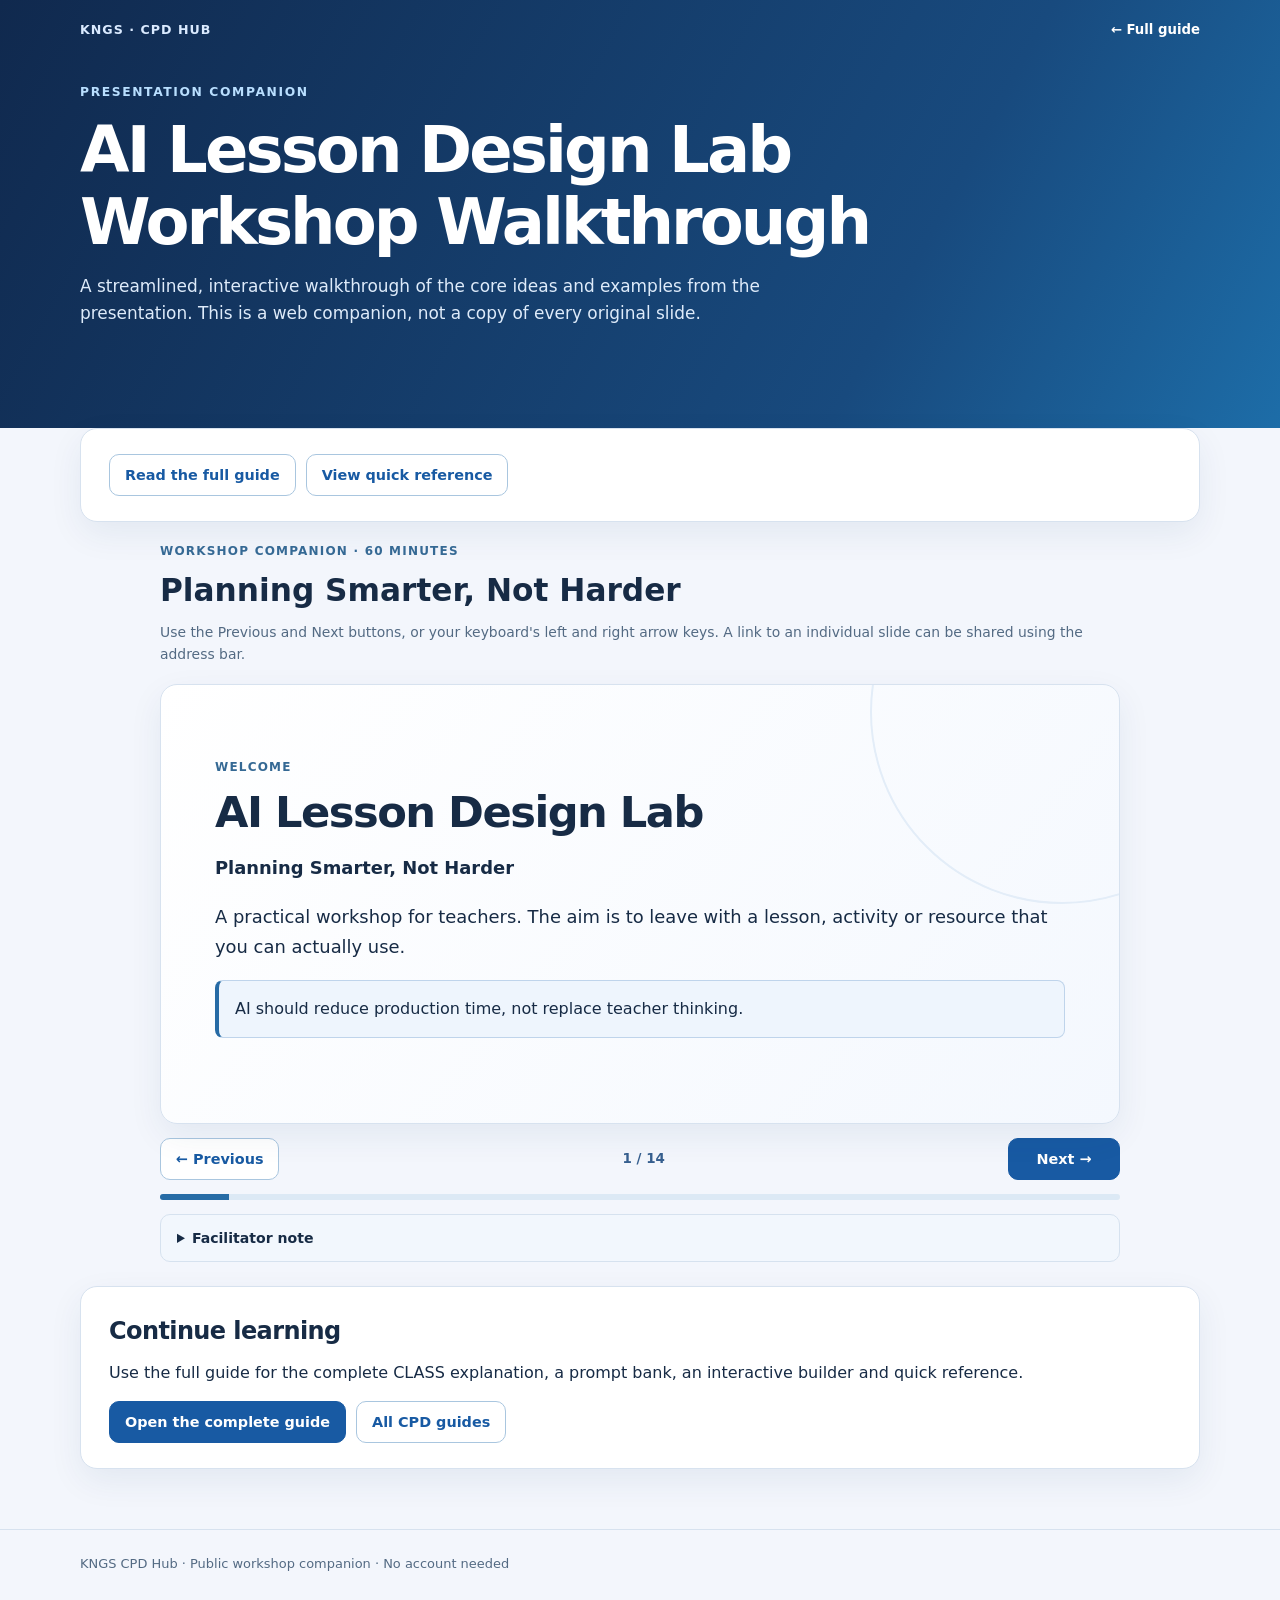
<file: guides/ai-lesson-design-lab-slides.html>
<!doctype html>
<html lang="en-GB"><head><meta charset="utf-8"><meta name="viewport" content="width=device-width,initial-scale=1"><meta name="theme-color" content="#102d59"><title>AI Lesson Design Lab | Workshop Walkthrough</title><link rel="stylesheet" href="../styles.css">
<style>
.deck{width:min(960px,100%);margin:auto}
.slidebox{min-height:440px;display:flex;flex-direction:column;justify-content:center;padding:clamp(24px,5vw,54px);background:linear-gradient(130deg,#fff 0%,#f4f8fe 100%);position:relative;overflow:hidden}
.slidebox:before{content:"";display:block;position:absolute;right:-135px;top:-165px;width:380px;height:380px;border:2px solid #e3edf8;border-radius:50%;pointer-events:none}
.slidebox h2{font-size:clamp(1.8rem,4.7vw,2.7rem);max-width:780px;line-height:1.19;letter-spacing:-.035em}
.slide-content{font-size:1.12rem;line-height:1.7}
.slide-content ul{margin-top:7px}
.slide-content li{margin-bottom:6px}
.slide-content .callout{font-size:1rem}
.slide-content .framework .block{font-size:.75rem}
.deck-head{margin-bottom:18px}
.deck-head h1{font-size:1.95rem;margin:5px 0}
.notes{margin-top:14px;background:#f2f7fd;border:1px solid #d6e2ef;padding:12px 16px;border-radius:10px;font-size:.88rem}
.counter{font-size:.84rem;font-weight:850;color:#365f8f}
.progress-track{height:6px;background:#dce9f5;border-radius:20px;overflow:hidden;margin-top:14px}
.progress-fill{height:100%;background:#276ca6;transition:width .2s}
@media print{.deck-head,.slide-nav,.notes,.no-print{display:none!important}.slidebox{border:1px solid #c5d2df;break-after:page;min-height:160mm;box-shadow:none;margin-bottom:0}.slidebox:before{display:none}}
</style></head>
<body>
<header class="top"><div class="wrap"><div class="topbar"><span class="brand">KNGS · CPD Hub</span><a class="toplink" href="ai-lesson-design-lab.html">← Full guide</a></div><div class="hero"><div class="eyebrow">Presentation companion</div><h1>AI Lesson Design Lab<br>Workshop Walkthrough</h1><p>A streamlined, interactive walkthrough of the core ideas and examples from the presentation. This is a web companion, not a copy of every original slide.</p></div></div></header>
<main class="wrap">
<section class="panel no-print"><div class="actions"><a class="btn secondary" href="ai-lesson-design-lab.html">Read the full guide</a><a class="btn secondary" href="ai-lesson-design-lab-handout.html">View quick reference</a></div></section>
<div class="deck">
 <div class="deck-head"><div class="kicker">Workshop companion · 60 minutes</div><h1>Planning Smarter, Not Harder</h1><p class="muted small">Use the Previous and Next buttons, or your keyboard's left and right arrow keys. A link to an individual slide can be shared using the address bar.</p></div>
 <section class="slidebox" id="slide" aria-live="polite" aria-label="Workshop slide"><div class="kicker">Loading presentation...</div></section>
 <nav class="slide-nav" aria-label="Slide navigation"><button class="btn secondary" id="prev">← Previous</button><span class="counter" id="counter">1 / 14</span><button class="btn" id="next">Next →</button></nav>
 <div class="progress-track" aria-hidden="true"><div id="progress" class="progress-fill"></div></div>
 <details class="notes no-print"><summary>Facilitator note</summary><p id="speaker" style="margin:10px 0 0"></p></details>
</div>
<section class="panel no-print" style="margin-top:24px"><h2>Continue learning</h2><p>Use the full guide for the complete CLASS explanation, a prompt bank, an interactive builder and quick reference.</p><div class="actions"><a class="btn" href="ai-lesson-design-lab.html">Open the complete guide</a><a class="btn secondary" href="../index.html">All CPD guides</a></div></section>
</main><footer class="footer"><div class="wrap">KNGS CPD Hub · Public workshop companion · No account needed</div></footer>
<script>
(function(){
'use strict';
const slides=[
 {k:"Welcome",title:"AI Lesson Design Lab",body:"<p><strong>Planning Smarter, Not Harder</strong></p><p>A practical workshop for teachers. The aim is to leave with a lesson, activity or resource that you can actually use.</p><div class='callout'>AI should reduce production time, not replace teacher thinking.</div>",note:"Welcome. Emphasise the practical outcome rather than a tour of tools."},
 {k:"The planning problem",title:"You are teaching this tomorrow...",body:"<p><strong>Year 9 · Climate change · 60 minutes · Mixed-attainment class</strong></p><ul><li>Retrieval and an explanation</li><li>A purposeful activity</li><li>Support and challenge</li><li>An exit task</li></ul><p>How much time would this normally take you to plan?</p>",note:"Invite estimates. The aim is to identify a realistic teacher workload problem."},
 {k:"The trap",title:"AI is not automatically good at planning",body:"<p class='sample'>“Plan me a lesson about climate change.”</p><p>This often returns a generic structure, starter, worksheet and differentiation because the model does not know the pupils or curriculum context.</p><div class='callout'>Give AI the information a teacher already knows.</div>",note:"If using a live example, keep this short and do not use personal pupil data."},
 {k:"Framework",title:"Use CLASS to write the brief",body:"<div class='framework'><div class='block'><strong>C · Context</strong><p>Who and what?</p></div><div class='block'><strong>L · Learning</strong><p>What should pupils learn?</p></div><div class='block'><strong>A · Activity</strong><p>What needs to happen?</p></div><div class='block'><strong>S · Support</strong><p>What scaffolding or challenge?</p></div><div class='block'><strong>S · Success</strong><p>How will you judge learning?</p></div></div>",note:"CLASS is a useful scaffold, not a mandatory template."},
 {k:"Demonstration 1",title:"Same AI. Better brief. Better output.",body:"<p><strong>Vague:</strong> “Create a lesson on photosynthesis.”</p><div class='callout'><strong>Better:</strong> Year 8 Science. Explain photosynthesis using the word equation. Model the process, provide guided and independent practice, address the 'food from soil' misconception, support weaker readers and finish with five exit questions.</div><p>The teaching decisions come from the teacher.</p>",note:"Discuss which improvements came from the teacher's context."},
 {k:"Apply it",title:"A Computer Science CLASS example",body:"<p><strong>Year 8 Computer Science</strong></p><p>Pupils understand denary but have not yet converted binary numbers.</p><ul><li><strong>Objective:</strong> convert 8-bit binary into denary</li><li><strong>Activity:</strong> 50 minutes, explicit instruction and practice</li><li><strong>Support:</strong> weaker mathematicians and misconceptions</li><li><strong>Success:</strong> five-question exit ticket</li></ul>",note:"The same framework transfers across subjects."},
 {k:"Photosynthesis",title:"Address the misconception",body:"<p><strong>Common misconception:</strong> plants get their food from soil.</p><p>Plants take in water and mineral nutrients from the soil, but make glucose through photosynthesis.</p><p class='sample'>Carbon dioxide + water → glucose + oxygen<br><span class='muted small'>Light provides the energy.</span></p><p>Check understanding rather than assuming a correct-looking worksheet means learning.</p>",note:"In the original deck, the workshop compares outputs produced from vague and refined prompts."},
 {k:"Compare",title:"Evaluate AI-generated teaching materials",body:"<p>When comparing outputs, look beyond appearance:</p><ul><li>Does the explanation match the objective and specification?</li><li>Are the scientific or subject details accurate?</li><li>Do examples and non-examples expose misconceptions?</li><li>Is there effective guided and independent practice?</li><li>Does assessment actually check the stated learning?</li></ul>",note:"Original screenshots of AI outputs illustrate why review matters."},
 {k:"Demonstration 2",title:"Improve, do not regenerate",body:"<p><strong>Existing activity:</strong> “Read the information about the causes of World War One and answer questions 1–8.”</p><p><strong>Objective:</strong> explain which cause was most significant.</p><div class='callout'>“Suggest three ways to improve this activity without changing the learning objective.”</div><p>Keep the strongest idea, then refine it so pupils still need to think.</p>",note:"A small, meaningful improvement can be better than a whole new resource."},
 {k:"Demonstration 3",title:"Misconceptions → Hinge questions → Exit ticket",body:"<p><strong>Year 7 Maths:</strong> adding and subtracting negative numbers.</p><ol><li>List five likely misconceptions and a diagnostic question for each.</li><li>Turn the best three into MCQ hinge questions with plausible distractors.</li><li>Write a five-question exit ticket aligned to the same objective.</li></ol>",note:"Aim for a useful classroom item rather than a large generated package."},
 {k:"Small jobs",title:"Where AI can save time",body:"<ul><li>Retrieval questions revisiting prior knowledge</li><li>Clear examples and non-examples</li><li>Hinge questions that expose misunderstandings</li><li>Scaffolded variations of a task</li><li>Short, objective-aligned exit tickets</li></ul><div class='callout'>Improve the first draft, rather than restarting every time.</div>",note:"Ask participants which small job would be useful in their next lesson."},
 {k:"Guardrails",title:"Keep the teacher in charge",body:"<ol><li><strong>Professional judgement:</strong> you decide what and how pupils learn.</li><li><strong>Pupil privacy:</strong> do not put identifiable or confidential pupil information into public AI tools.</li><li><strong>Accuracy:</strong> check content, assessment and suitability before use.</li></ol><p class='muted small'>Follow your trust's current approved-tool guidance.</p>",note:"Approvals and data protection arrangements can change. Do not rely on an old approved-tools list."},
 {k:"Practical challenge",title:"Build something you will actually use",body:"<p>Choose a lesson you will teach soon. Create or improve at least <strong>three</strong> elements:</p><ul><li>Lesson sequence or retrieval starter</li><li>Explanation, example or scaffold</li><li>Hinge question or exit ticket</li></ul><p>Review the output, keep what is useful and change what isn't.</p>",note:"The original session reserves more than 30 minutes for this practical activity."},
 {k:"Final thought",title:"Planning smarter, not harder",body:"<div class='callout'><strong>The goal is not to use AI to plan more lessons.</strong> It is to spend less time producing materials and more time thinking about learning.</div><p>Use CLASS, refine the draft and keep professional judgement essential.</p><p><strong>Thank you.</strong></p>",note:"Invite participants to share one resource and explain what they changed after reviewing it."}
];
const view=document.getElementById('slide'),counter=document.getElementById('counter'),prev=document.getElementById('prev'),next=document.getElementById('next'),progress=document.getElementById('progress'),speaker=document.getElementById('speaker');
let current=Math.max(0,Math.min(slides.length-1,parseInt(new URL(location.href).searchParams.get('slide')||'1',10)-1||0));
function draw(){
 const s=slides[current];
 view.innerHTML='<div class="kicker">'+s.k+'</div><h2>'+s.title+'</h2><div class="slide-content">'+s.body+'</div>';
 counter.textContent=(current+1)+' / '+slides.length;prev.disabled=current===0;next.disabled=current===slides.length-1;progress.style.width=((current+1)/slides.length*100)+'%';
 speaker.textContent=s.note;const url=new URL(location.href);url.searchParams.set('slide',current+1);history.replaceState({},'',url);
}
prev.onclick=()=>{if(current>0){current--;draw()}};
next.onclick=()=>{if(current<slides.length-1){current++;draw()}};
window.addEventListener('keydown',e=>{if(['INPUT','TEXTAREA','SELECT'].includes(document.activeElement.tagName))return;if(e.key==='ArrowRight'&&current<slides.length-1){current++;draw()}if(e.key==='ArrowLeft'&&current>0){current--;draw()}});
draw();
})();
</script>
</body></html>
</file>
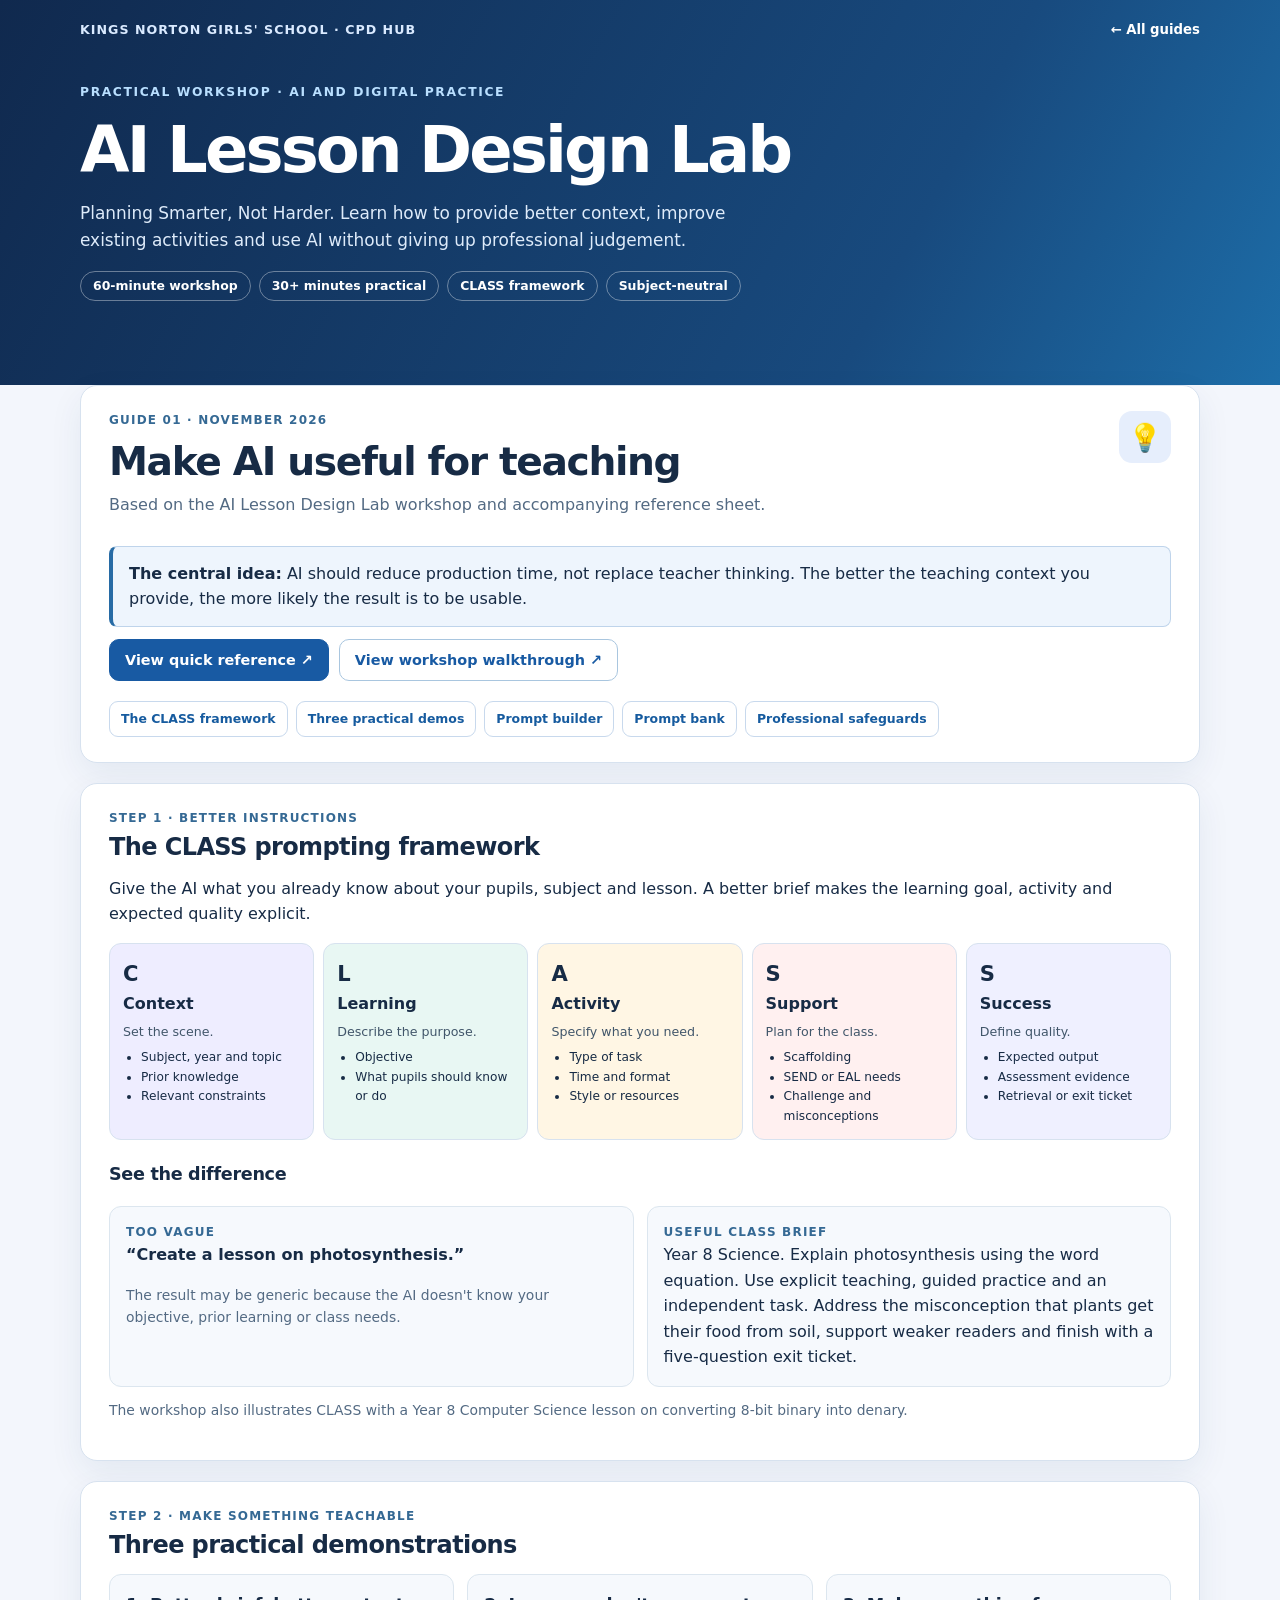
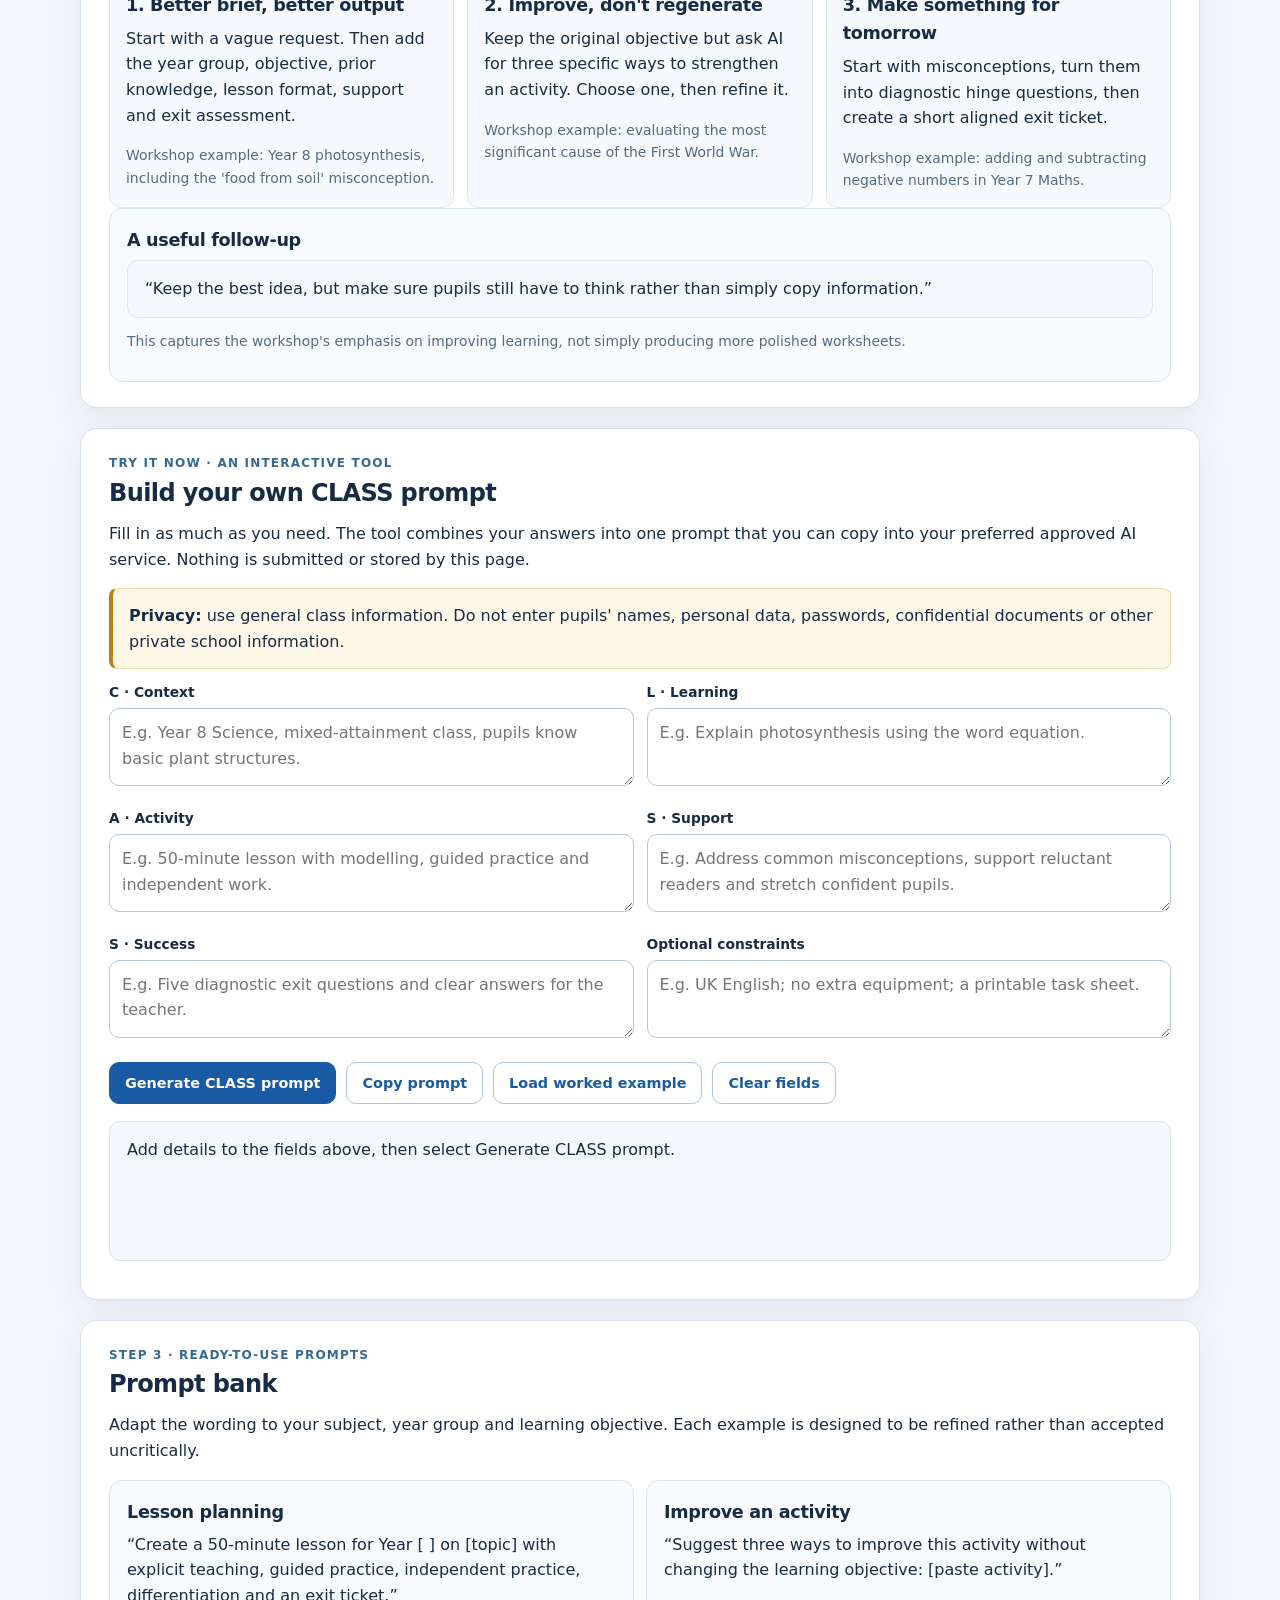
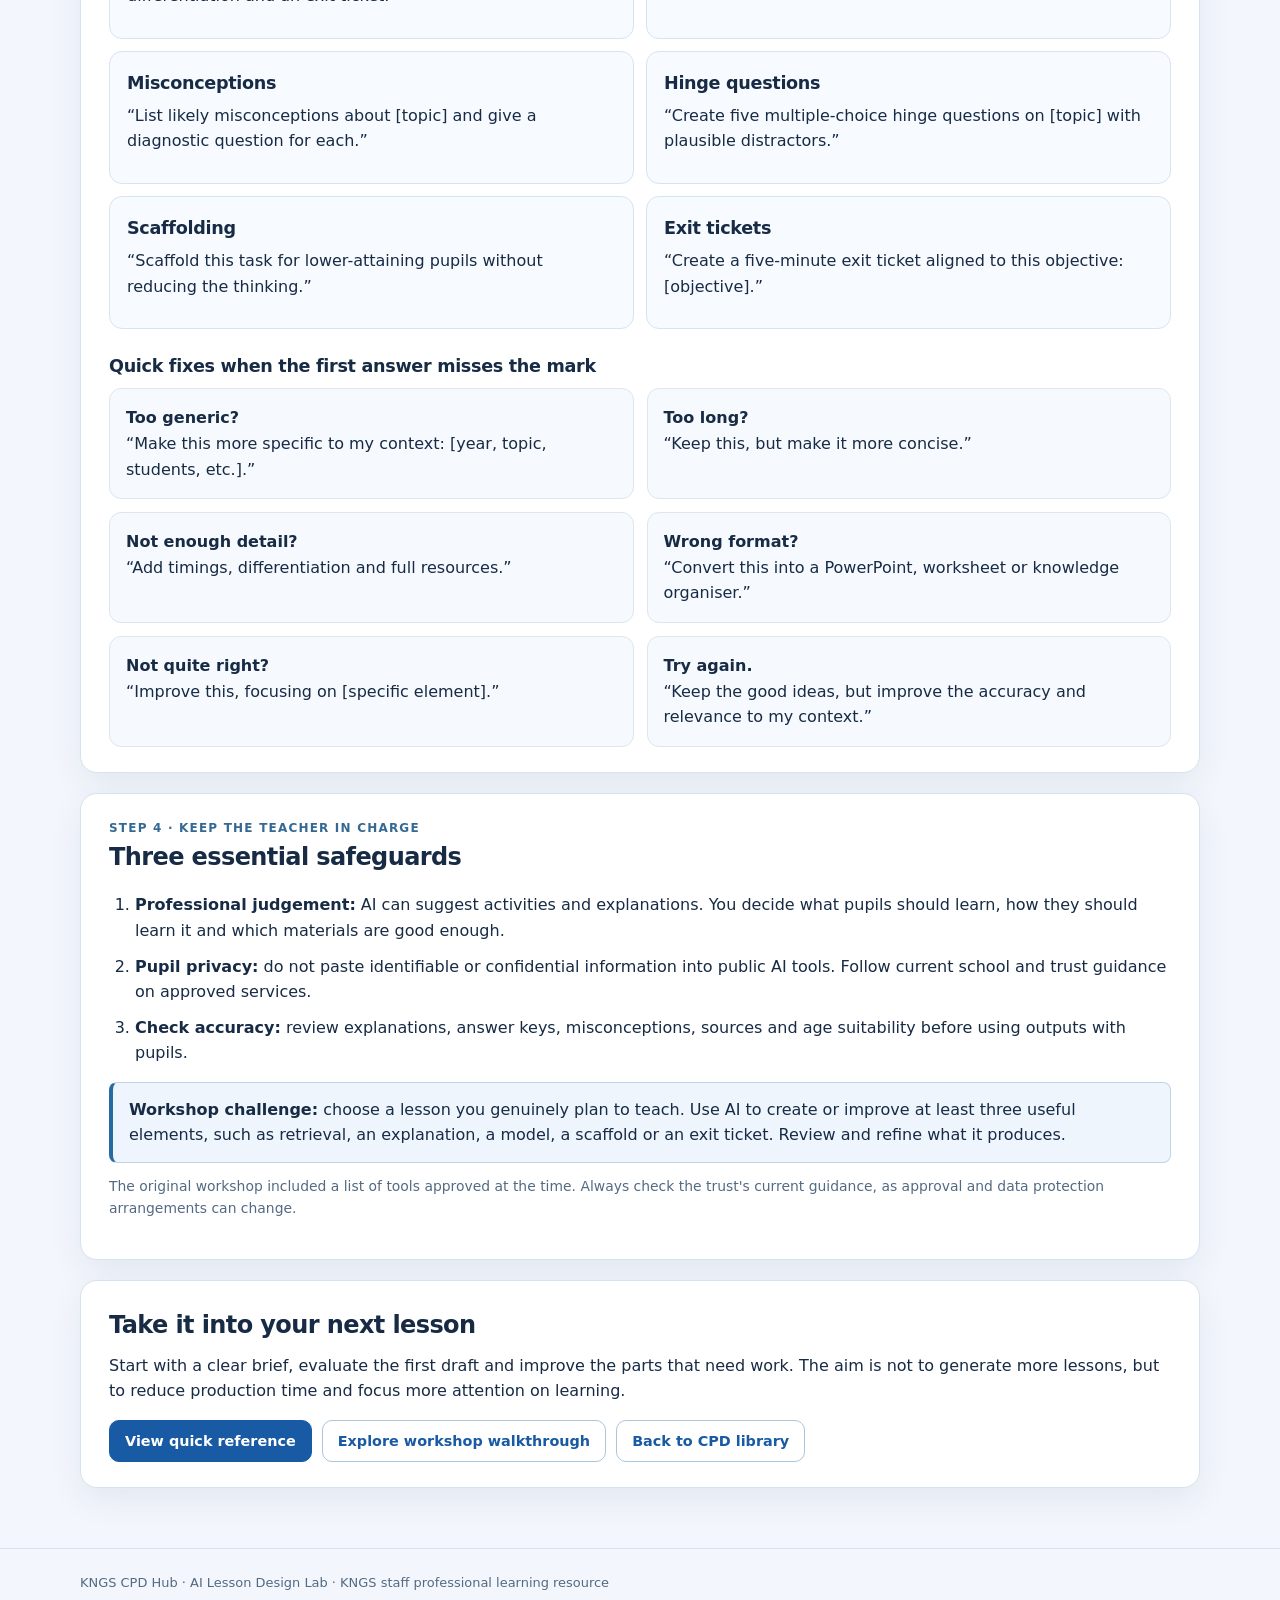
<file: guides/ai-lesson-design-lab.html>
<!doctype html>
<html lang="en-GB">
<head><meta charset="utf-8"><meta name="viewport" content="width=device-width,initial-scale=1"><meta name="theme-color" content="#102d59"><meta name="description" content="AI Lesson Design Lab: practical guide to better AI prompts, professional judgement and lesson design."><title>AI Lesson Design Lab | KNGS CPD</title><link rel="stylesheet" href="../styles.css">
<style>
.builder-grid{display:grid;grid-template-columns:repeat(2,minmax(0,1fr));gap:13px}
.field label{display:block;font-size:.86rem;font-weight:800;margin-bottom:5px}
.field textarea,.field input{width:100%;border:1px solid #b4c7d9;border-radius:10px;padding:11px 12px;font:inherit;background:white;color:var(--ink)}
.field textarea{min-height:78px;resize:vertical}
.builder-result{white-space:pre-wrap;min-height:140px;overflow-wrap:break-word}
.hint{font-size:.79rem;color:var(--muted)}
@media(max-width:640px){.builder-grid{grid-template-columns:1fr}}
@media print{#builder,.no-print{display:none!important}}
</style></head>
<body>
<header class="top"><div class="wrap"><div class="topbar"><span class="brand">Kings Norton Girls' School · CPD Hub</span><a class="toplink" href="../index.html">← All guides</a></div><div class="hero"><div class="eyebrow">Practical workshop · AI and digital practice</div><h1>AI Lesson Design Lab</h1><p>Planning Smarter, Not Harder. Learn how to provide better context, improve existing activities and use AI without giving up professional judgement.</p><div class="hero-tags"><span>60-minute workshop</span><span>30+ minutes practical</span><span>CLASS framework</span><span>Subject-neutral</span></div></div></div></header>
<main class="wrap">
<section class="panel">
<div class="guide-header"><div><div class="kicker">Guide 01 · November 2026</div><h1>Make AI useful for teaching</h1><p class="muted">Based on the AI Lesson Design Lab workshop and accompanying reference sheet.</p></div><span class="resource-icon" aria-hidden="true">💡</span></div>
<div class="callout"><strong>The central idea:</strong> AI should reduce production time, not replace teacher thinking. The better the teaching context you provide, the more likely the result is to be usable.</div>
<div class="actions no-print"><a class="btn" href="ai-lesson-design-lab-handout.html">View quick reference ↗</a><a class="btn secondary" href="ai-lesson-design-lab-slides.html">View workshop walkthrough ↗</a></div>
<nav class="site-map no-print" aria-label="Guide sections"><a href="#framework">The CLASS framework</a><a href="#demo">Three practical demos</a><a href="#builder">Prompt builder</a><a href="#prompts">Prompt bank</a><a href="#guardrails">Professional safeguards</a></nav>
</section>
<section class="panel" id="framework">
<div class="kicker">Step 1 · Better instructions</div><h2>The CLASS prompting framework</h2><p>Give the AI what you already know about your pupils, subject and lesson. A better brief makes the learning goal, activity and expected quality explicit.</p>
<div class="framework">
 <div class="block"><div class="letter">C</div><strong>Context</strong><p>Set the scene.</p><ul><li>Subject, year and topic</li><li>Prior knowledge</li><li>Relevant constraints</li></ul></div>
 <div class="block"><div class="letter">L</div><strong>Learning</strong><p>Describe the purpose.</p><ul><li>Objective</li><li>What pupils should know or do</li></ul></div>
 <div class="block"><div class="letter">A</div><strong>Activity</strong><p>Specify what you need.</p><ul><li>Type of task</li><li>Time and format</li><li>Style or resources</li></ul></div>
 <div class="block"><div class="letter">S</div><strong>Support</strong><p>Plan for the class.</p><ul><li>Scaffolding</li><li>SEND or EAL needs</li><li>Challenge and misconceptions</li></ul></div>
 <div class="block"><div class="letter">S</div><strong>Success</strong><p>Define quality.</p><ul><li>Expected output</li><li>Assessment evidence</li><li>Retrieval or exit ticket</li></ul></div>
</div>
<h3 style="margin-top:20px">See the difference</h3>
<div class="grid-two"><div class="mini-card"><div class="kicker">Too vague</div><p><strong>“Create a lesson on photosynthesis.”</strong></p><p class="muted small">The result may be generic because the AI doesn't know your objective, prior learning or class needs.</p></div>
<div class="mini-card"><div class="kicker">Useful CLASS brief</div><p>Year 8 Science. Explain photosynthesis using the word equation. Use explicit teaching, guided practice and an independent task. Address the misconception that plants get their food from soil, support weaker readers and finish with a five-question exit ticket.</p></div></div>
<p class="muted small" style="margin-top:12px">The workshop also illustrates CLASS with a Year 8 Computer Science lesson on converting 8-bit binary into denary.</p>
</section>
<section class="panel" id="demo">
<div class="kicker">Step 2 · Make something teachable</div><h2>Three practical demonstrations</h2>
<div class="grid-three">
<div class="mini-card"><h3>1. Better brief, better output</h3><p>Start with a vague request. Then add the year group, objective, prior knowledge, lesson format, support and exit assessment.</p><p class="small muted">Workshop example: Year 8 photosynthesis, including the 'food from soil' misconception.</p></div>
<div class="mini-card"><h3>2. Improve, don't regenerate</h3><p>Keep the original objective but ask AI for three specific ways to strengthen an activity. Choose one, then refine it.</p><p class="small muted">Workshop example: evaluating the most significant cause of the First World War.</p></div>
<div class="mini-card"><h3>3. Make something for tomorrow</h3><p>Start with misconceptions, turn them into diagnostic hinge questions, then create a short aligned exit ticket.</p><p class="small muted">Workshop example: adding and subtracting negative numbers in Year 7 Maths.</p></div>
</div>
<div class="prompt"><h3>A useful follow-up</h3><p class="sample">“Keep the best idea, but make sure pupils still have to think rather than simply copy information.”</p><p class="muted small">This captures the workshop's emphasis on improving learning, not simply producing more polished worksheets.</p></div>
</section>
<section class="panel" id="builder">
<div class="kicker">Try it now · An interactive tool</div><h2>Build your own CLASS prompt</h2>
<p>Fill in as much as you need. The tool combines your answers into one prompt that you can copy into your preferred approved AI service. Nothing is submitted or stored by this page.</p>
<div class="callout warning"><strong>Privacy:</strong> use general class information. Do not enter pupils' names, personal data, passwords, confidential documents or other private school information.</div>
<div class="builder-grid">
 <div class="field"><label for="context">C · Context</label><textarea id="context" placeholder="E.g. Year 8 Science, mixed-attainment class, pupils know basic plant structures."></textarea></div>
 <div class="field"><label for="learning">L · Learning</label><textarea id="learning" placeholder="E.g. Explain photosynthesis using the word equation."></textarea></div>
 <div class="field"><label for="activity">A · Activity</label><textarea id="activity" placeholder="E.g. 50-minute lesson with modelling, guided practice and independent work."></textarea></div>
 <div class="field"><label for="support">S · Support</label><textarea id="support" placeholder="E.g. Address common misconceptions, support reluctant readers and stretch confident pupils."></textarea></div>
 <div class="field"><label for="success">S · Success</label><textarea id="success" placeholder="E.g. Five diagnostic exit questions and clear answers for the teacher."></textarea></div>
 <div class="field"><label for="additional">Optional constraints</label><textarea id="additional" placeholder="E.g. UK English; no extra equipment; a printable task sheet."></textarea></div>
</div>
<div class="actions" style="margin:17px 0"><button class="btn" id="generate">Generate CLASS prompt</button><button class="btn secondary" id="copy" type="button">Copy prompt</button><button class="btn secondary" id="example" type="button">Load worked example</button><button class="btn secondary" id="clear" type="button">Clear fields</button></div>
<div id="result" class="sample builder-result" aria-live="polite">Add details to the fields above, then select Generate CLASS prompt.</div>
<p class="hint" id="copy-status" role="status"></p>
</section>
<section class="panel" id="prompts">
<div class="kicker">Step 3 · Ready-to-use prompts</div><h2>Prompt bank</h2><p>Adapt the wording to your subject, year group and learning objective. Each example is designed to be refined rather than accepted uncritically.</p>
<div class="prompts">
<div class="prompt"><h3>Lesson planning</h3><p>“Create a 50-minute lesson for Year [ ] on [topic] with explicit teaching, guided practice, independent practice, differentiation and an exit ticket.”</p></div>
<div class="prompt"><h3>Improve an activity</h3><p>“Suggest three ways to improve this activity without changing the learning objective: [paste activity].”</p></div>
<div class="prompt"><h3>Misconceptions</h3><p>“List likely misconceptions about [topic] and give a diagnostic question for each.”</p></div>
<div class="prompt"><h3>Hinge questions</h3><p>“Create five multiple-choice hinge questions on [topic] with plausible distractors.”</p></div>
<div class="prompt"><h3>Scaffolding</h3><p>“Scaffold this task for lower-attaining pupils without reducing the thinking.”</p></div>
<div class="prompt"><h3>Exit tickets</h3><p>“Create a five-minute exit ticket aligned to this objective: [objective].”</p></div>
</div>
<h3 style="margin:23px 0 8px">Quick fixes when the first answer misses the mark</h3>
<div class="grid-two">
 <div class="mini-card"><strong>Too generic?</strong><p>“Make this more specific to my context: [year, topic, students, etc.].”</p></div>
 <div class="mini-card"><strong>Too long?</strong><p>“Keep this, but make it more concise.”</p></div>
 <div class="mini-card"><strong>Not enough detail?</strong><p>“Add timings, differentiation and full resources.”</p></div>
 <div class="mini-card"><strong>Wrong format?</strong><p>“Convert this into a PowerPoint, worksheet or knowledge organiser.”</p></div>
 <div class="mini-card"><strong>Not quite right?</strong><p>“Improve this, focusing on [specific element].”</p></div>
 <div class="mini-card"><strong>Try again.</strong><p>“Keep the good ideas, but improve the accuracy and relevance to my context.”</p></div>
</div>
</section>
<section class="panel" id="guardrails">
<div class="kicker">Step 4 · Keep the teacher in charge</div><h2>Three essential safeguards</h2>
<ol class="steps">
<li><strong>Professional judgement:</strong> AI can suggest activities and explanations. You decide what pupils should learn, how they should learn it and which materials are good enough.</li>
<li><strong>Pupil privacy:</strong> do not paste identifiable or confidential information into public AI tools. Follow current school and trust guidance on approved services.</li>
<li><strong>Check accuracy:</strong> review explanations, answer keys, misconceptions, sources and age suitability before using outputs with pupils.</li>
</ol>
<div class="callout"><strong>Workshop challenge:</strong> choose a lesson you genuinely plan to teach. Use AI to create or improve at least three useful elements, such as retrieval, an explanation, a model, a scaffold or an exit ticket. Review and refine what it produces.</div>
<p class="muted small">The original workshop included a list of tools approved at the time. Always check the trust's current guidance, as approval and data protection arrangements can change.</p>
</section>
<section class="panel"><h2>Take it into your next lesson</h2><p>Start with a clear brief, evaluate the first draft and improve the parts that need work. The aim is not to generate more lessons, but to reduce production time and focus more attention on learning.</p><div class="actions no-print"><a class="btn" href="ai-lesson-design-lab-handout.html">View quick reference</a><a class="btn secondary" href="ai-lesson-design-lab-slides.html">Explore workshop walkthrough</a><a class="btn secondary" href="../index.html">Back to CPD library</a></div></section>
</main><footer class="footer"><div class="wrap">KNGS CPD Hub · AI Lesson Design Lab · KNGS staff professional learning resource</div></footer>
<script>
(function(){
'use strict';
const ids=['context','learning','activity','support','success','additional'];
const labels=['Context','Learning','Activity','Support','Success','Additional constraints'];
function build(){
 const items=ids.map((id,i)=>({label:labels[i],value:document.getElementById(id).value.trim()})).filter(x=>x.value);
 const result=document.getElementById('result');
 result.textContent=items.length?'Help me plan or improve a teaching resource using the following brief:\n\n'+items.map(x=>x.label+': '+x.value).join('\n')+'\n\nProvide a usable draft, explain any assumptions, check alignment with the learning objective and leave the final teaching decisions to me. Use UK English.':'Please add at least one detail to the CLASS fields first.';
 return result.textContent;
}
document.getElementById('generate').onclick=build;
document.getElementById('example').onclick=function(){
const sample=['Year 8 Science. Pupils know plant parts but are new to the word equation.','Explain photosynthesis using the word equation.','50-minute lesson: explicit explanation, guided practice and independent task.','Address the misconception that plants get food from soil; support weaker readers.','Include five diagnostic exit questions and a concise teacher answer key.','UK English. No extra equipment needed.'];
ids.forEach((x,i)=>document.getElementById(x).value=sample[i]);build();
};
document.getElementById('clear').onclick=function(){ids.forEach(x=>document.getElementById(x).value='');document.getElementById('result').textContent='Add details to the fields above, then select Generate CLASS prompt.';document.getElementById('copy-status').textContent=''};
document.getElementById('copy').onclick=async function(){const result=build();try{await navigator.clipboard.writeText(result);document.getElementById('copy-status').textContent='Prompt copied.'}catch(e){document.getElementById('copy-status').textContent='Select the text above to copy manually.'}};
})();
</script>
</body></html>
</file>
<file: styles.css>
:root{--navy:#102d59;--blue:#185aa3;--ink:#172b45;--muted:#536a83;--pale:#f3f6fc;--line:#d7e2ef;--white:#fff;--teal:#16735d;--shadow:0 12px 34px #123b6512}
*{box-sizing:border-box}
[hidden]{display:none!important}
html{scroll-behavior:smooth}
body{margin:0;background:var(--pale);color:var(--ink);font:16px/1.6 system-ui,-apple-system,BlinkMacSystemFont,"Segoe UI",Arial,sans-serif}
h1,h2,h3,h4,p{margin-top:0}
a{color:#165b9f}
a:focus-visible,button:focus-visible,input:focus-visible,select:focus-visible,summary:focus-visible{outline:3px solid #dba43e;outline-offset:3px}
.wrap{width:min(1120px,calc(100% - 38px));margin:auto}
.top{background:linear-gradient(118deg,#10294e 0%,#184a7e 70%,#1d6da8 100%);color:white;padding:19px 0 72px}
.topbar{display:flex;gap:14px;align-items:center;justify-content:space-between;flex-wrap:wrap}
.brand{font-size:.79rem;font-weight:850;letter-spacing:.08em;text-transform:uppercase;color:#daeaff}
.toplink{color:white;text-decoration:none;font-weight:750;font-size:.83rem}
.hero{padding:43px 0 12px}
.eyebrow{font-size:.77rem;font-weight:800;letter-spacing:.13em;text-transform:uppercase;color:#b9dfff}
.hero h1{font-size:clamp(2.2rem,5.2vw,4rem);line-height:1.13;letter-spacing:-.045em;margin:11px 0 14px}
.hero p{color:#deebfa;max-width:700px;font-size:1.06rem}
.hero-tags{display:flex;flex-wrap:wrap;gap:8px}
.hero-tags span{border:1px solid #ffffff5f;border-radius:99px;padding:4px 12px;font-weight:700;font-size:.78rem}
main{position:relative;margin-top:-40px;padding-bottom:40px}
.card,.panel{border:1px solid var(--line);background:var(--white);border-radius:17px;box-shadow:var(--shadow)}
.panel{padding:25px 28px;margin-bottom:20px}
.panel h2{font-size:1.5rem;letter-spacing:-.025em;margin-bottom:9px}
.panel h3{font-size:1.1rem;letter-spacing:-.018em}
.muted{color:var(--muted)}.small{font-size:.87rem}.micro{font-size:.75rem}.bold{font-weight:800}
.pills{display:flex;flex-wrap:wrap;gap:8px}
.pill{background:#eaf2fb;color:#205b8f;border-radius:99px;font-size:.76rem;font-weight:800;padding:5px 10px}
.btn{background:var(--blue);border:1px solid var(--blue);color:#fff;border-radius:10px;padding:10px 15px;display:inline-flex;gap:8px;align-items:center;justify-content:center;font-weight:800;font-size:.9rem;line-height:1.4;font-family:inherit;text-decoration:none;cursor:pointer}
.btn:hover{background:#103e76;color:white}
.btn.secondary{background:#fff;color:var(--blue);border-color:#a9c6df}
.btn.secondary:hover{background:#ecf4fb;color:var(--blue)}
.btn.teal{background:#126f58;border-color:#126f58}
.actions{display:flex;flex-wrap:wrap;gap:10px}
.section-heading{display:flex;justify-content:space-between;align-items:end;gap:12px;flex-wrap:wrap;margin:30px 0 14px}
.section-heading h2{margin:0}
.searchrow{display:grid;grid-template-columns:minmax(230px,1fr) 240px;gap:12px}
.searchrow label{font-weight:750;font-size:.84rem;display:block;margin:0 0 5px}
.searchrow input,.searchrow select{border:1px solid #adbed0;border-radius:9px;padding:11px 12px;width:100%;font:inherit;background:#fff;color:var(--ink)}
.library{display:grid;grid-template-columns:repeat(2,minmax(0,1fr));gap:17px}
.resource-card{padding:23px;display:flex;flex-direction:column;gap:9px}
.resource-card h3{font-size:1.35rem;margin:0;letter-spacing:-.025em}
.resource-card p{color:var(--muted);font-size:.93rem;margin-bottom:5px}
.resource-card .actions{margin-top:auto}
.resource-icon{width:52px;height:52px;display:grid;place-items:center;border-radius:13px;background:#e6eefc;font-size:1.7rem}
.resource-top{display:flex;align-items:center;justify-content:space-between;gap:9px}
.category{font-size:.75rem;font-weight:800;text-transform:uppercase;letter-spacing:.065em;color:#446682}
.empty{color:var(--muted);text-align:center;padding:30px;border:1px dashed #bbcddd;border-radius:12px}
.guide-header{display:flex;justify-content:space-between;gap:15px;align-items:flex-start}
.guide-header h1{margin:8px 0;font-size:clamp(1.8rem,4vw,2.45rem);line-height:1.16;letter-spacing:-.035em}
.guide-title{font-size:clamp(1.8rem,4vw,2.45rem);line-height:1.18;letter-spacing:-.03em}
.kicker{font-size:.75rem;text-transform:uppercase;color:#356994;letter-spacing:.1em;font-weight:850}
.framework{display:grid;grid-template-columns:repeat(5,minmax(0,1fr));gap:9px}
.framework .block{padding:13px;border-radius:12px;border:1px solid var(--line);background:#f7fbff}
.framework .block:nth-child(1){background:#eeedff}.framework .block:nth-child(2){background:#e8f7f3}.framework .block:nth-child(3){background:#fff6e4}.framework .block:nth-child(4){background:#fff0f0}.framework .block:nth-child(5){background:#eff0ff}
.framework strong{display:block;font-size:1rem}.framework .letter{font-weight:900;font-size:1.32rem}.framework p{font-size:.79rem;color:#41566a;margin:6px 0}
.framework ul{font-size:.76rem;margin:0;padding-left:18px}
.checklist{padding-left:22px}.checklist li{padding:4px 0}
.callout{background:#eef5fd;border:1px solid #bfd4eb;border-left:4px solid #276ba5;padding:14px 16px;border-radius:8px;margin:12px 0}
.warning{background:#fff7e8;border-color:#f1d9a8;border-left-color:#b9811b}
.prompts{display:grid;grid-template-columns:repeat(2,minmax(0,1fr));gap:12px}
.prompt{background:#f7faff;border:1px solid #d6e4f2;border-radius:13px;padding:17px}
.prompt h3{margin-bottom:6px}.prompt p{margin:0 0 12px}
pre,.sample{white-space:pre-wrap;overflow-wrap:anywhere;background:#f4f8fd;border:1px solid #dce7f1;border-radius:11px;padding:15px 17px;font:inherit}
.grid-two{display:grid;grid-template-columns:repeat(2,minmax(0,1fr));gap:13px}
.grid-three{display:grid;grid-template-columns:repeat(3,minmax(0,1fr));gap:13px}
.mini-card{background:#f6f9fd;border:1px solid #dce6ef;border-radius:12px;padding:16px}
.mini-card h3{margin:0 0 7px}.mini-card p:last-child{margin:0}
.hr{border:0;border-top:1px solid var(--line);margin:23px 0}
details{border:1px solid var(--line);border-radius:11px;padding:13px 15px;background:#f8fbff;margin:9px 0}
summary{font-weight:800;cursor:pointer}
.steps{padding-left:26px}.steps li{margin-bottom:10px}
.footer{border-top:1px solid var(--line);padding:24px 0 32px;font-size:.81rem;color:var(--muted)}
.slidebox{background:white;border:1px solid var(--line);border-radius:17px;padding:26px;min-height:300px;box-shadow:var(--shadow)}
.slidebox .big-number{font-size:3rem;line-height:1;color:#2b6396;font-weight:900}
.slidebox h2{margin:10px 0 15px;font-size:1.9rem}
.slide-nav{display:flex;gap:8px;flex-wrap:wrap;align-items:center;justify-content:space-between;margin-top:14px}
.slide-nav button{min-width:112px}
.slide-content{min-height:150px}
.slide-content li{margin:8px 0}
.site-map{display:flex;gap:8px;flex-wrap:wrap;margin-top:20px}
.site-map a{text-decoration:none;border-radius:9px;border:1px solid #c8d9ed;background:white;padding:7px 11px;font-size:.78rem;font-weight:800}
@media(max-width:900px){.framework{grid-template-columns:repeat(3,minmax(0,1fr))}}
@media(max-width:640px){.panel{padding:18px}.framework{grid-template-columns:repeat(2,minmax(0,1fr))}.searchrow,.library,.prompts,.grid-two,.grid-three{grid-template-columns:1fr}.hero{padding:26px 0 8px}}
@media(prefers-reduced-motion:reduce){html{scroll-behavior:auto}}
@page{size:A4;margin:12mm}
@media print{body{background:white;color:black;font-size:10pt}.top,.footer,.no-print,.actions,.site-map,.slide-nav{display:none!important}main{margin:0;padding:0}.wrap{width:100%;max-width:none}.panel,.card{border:none;box-shadow:none;margin:0;padding:0}.framework{grid-template-columns:repeat(5,minmax(0,1fr));gap:5px}.framework .block{padding:8px}.framework p,.framework ul{font-size:7pt}.guide-title{font-size:20pt}.prompts{grid-template-columns:repeat(2,minmax(0,1fr))}.prompt{break-inside:avoid}a{text-decoration:none;color:black}.handout-only{display:block}}
</file>
